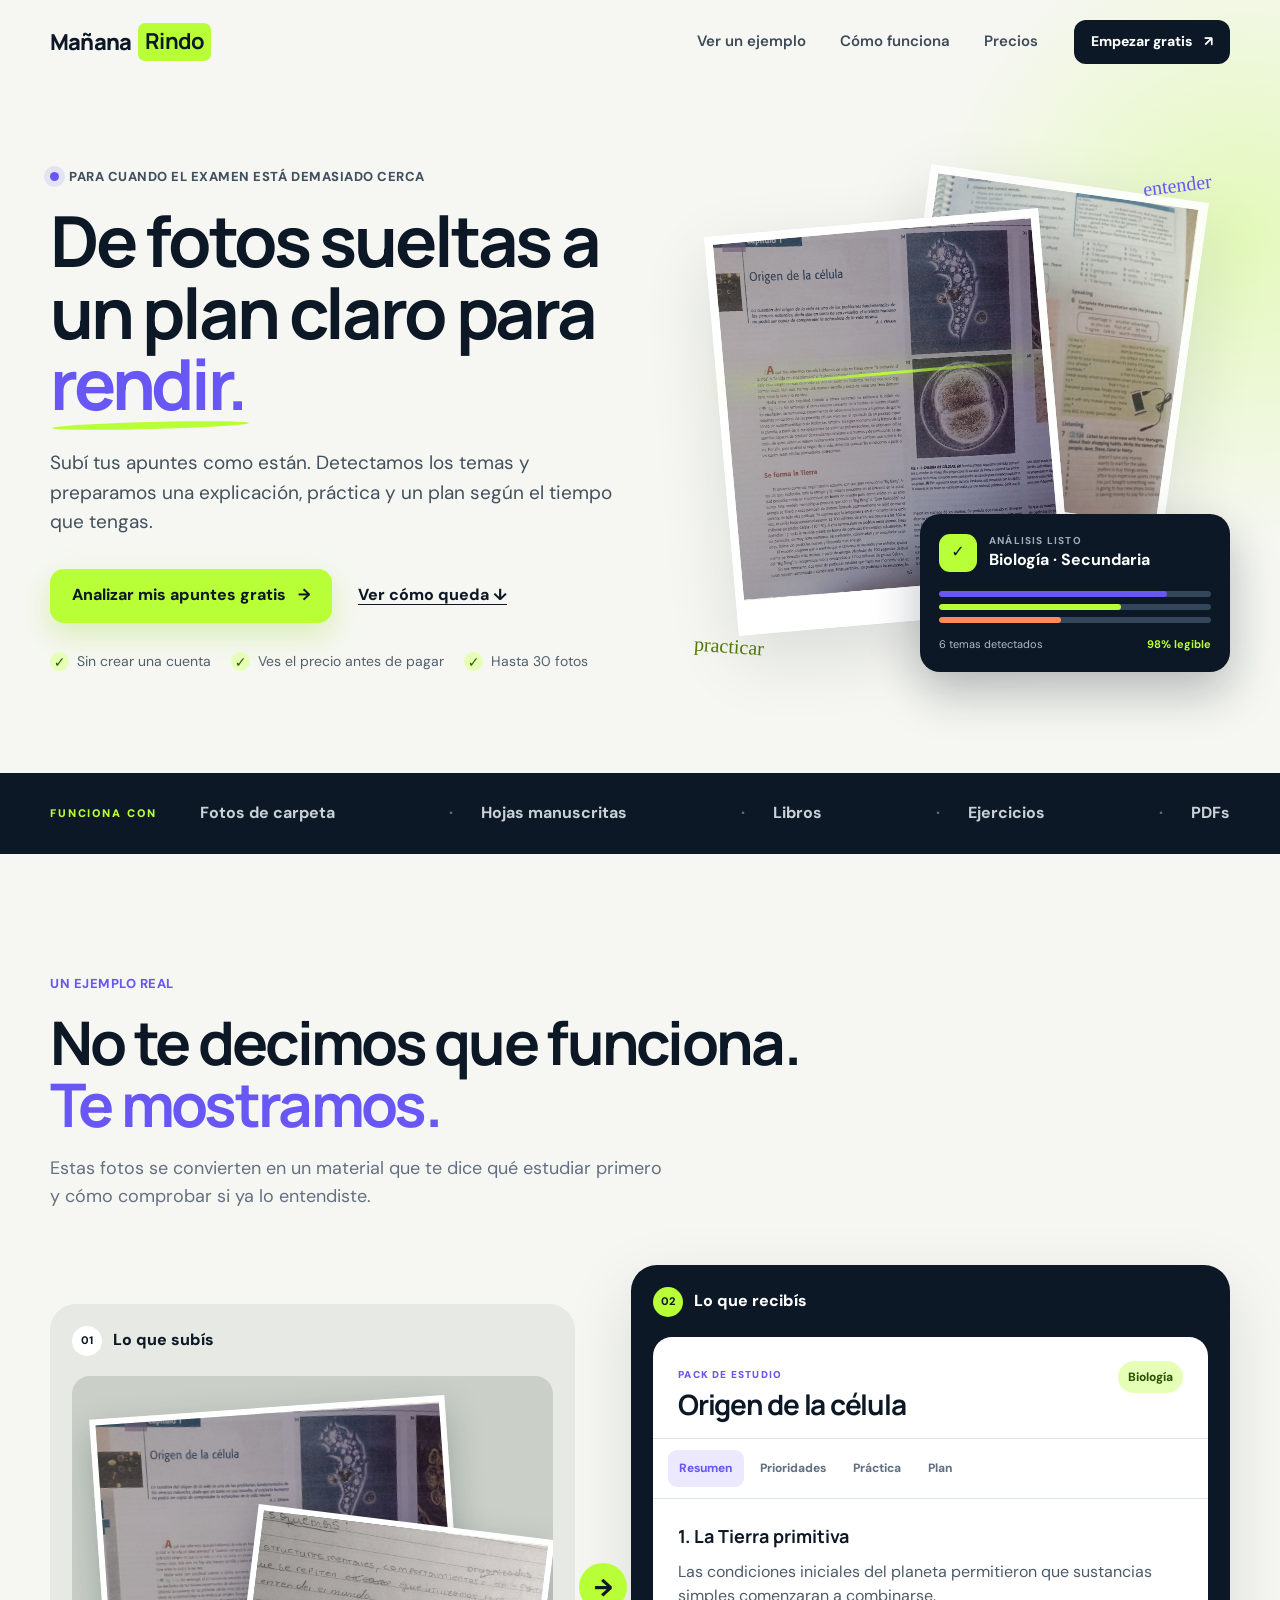
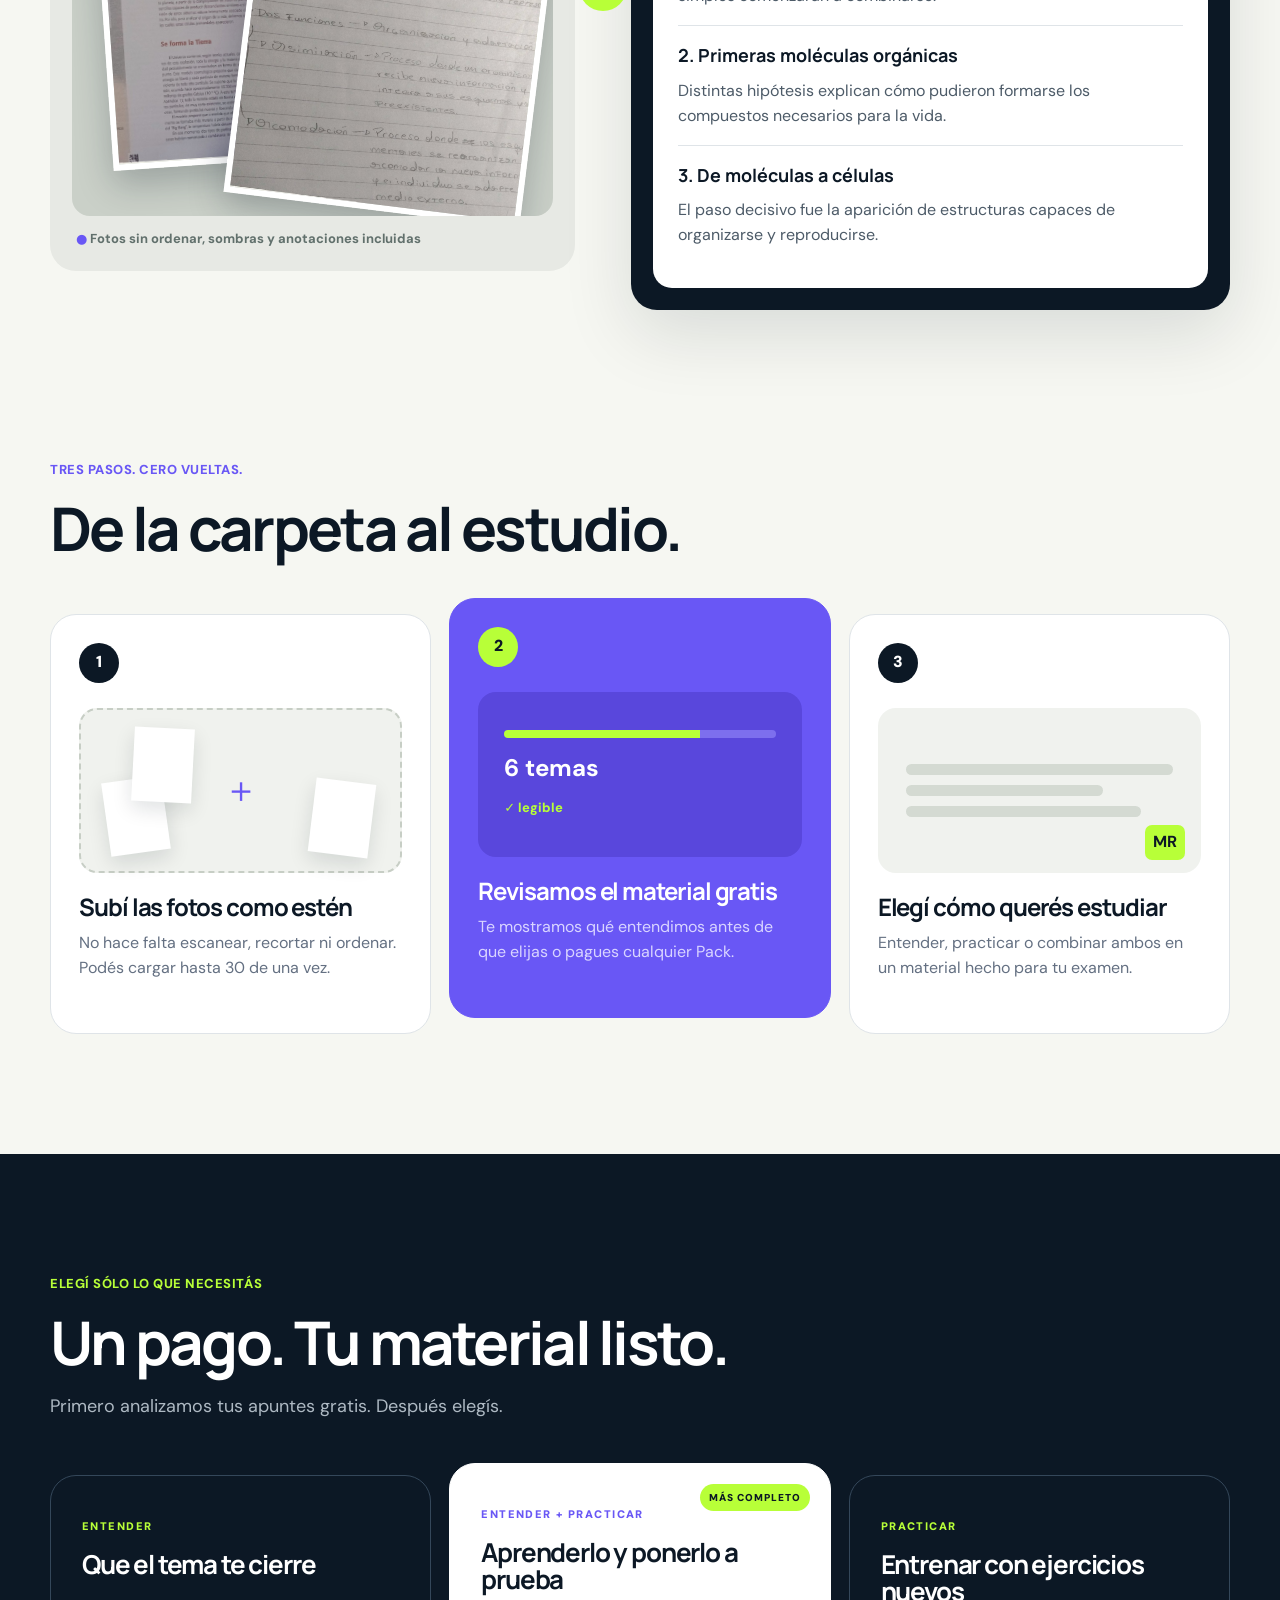
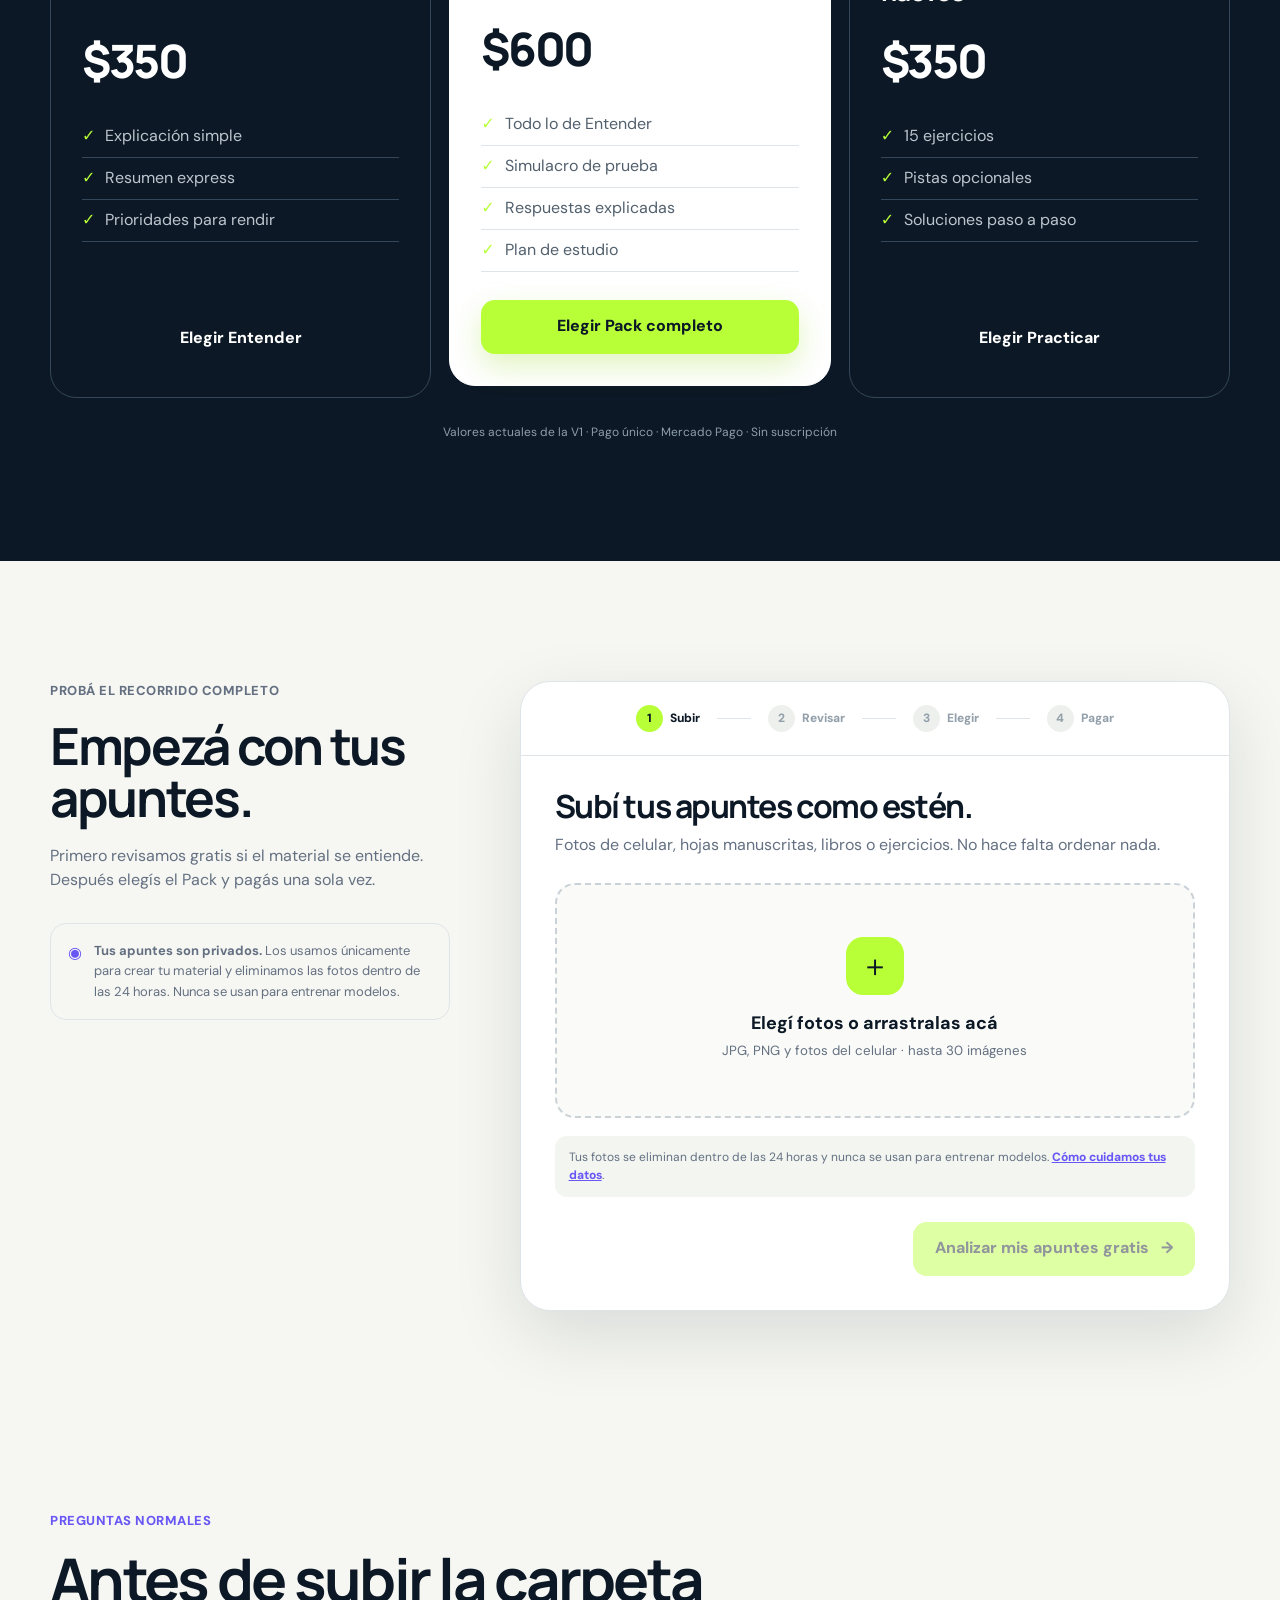
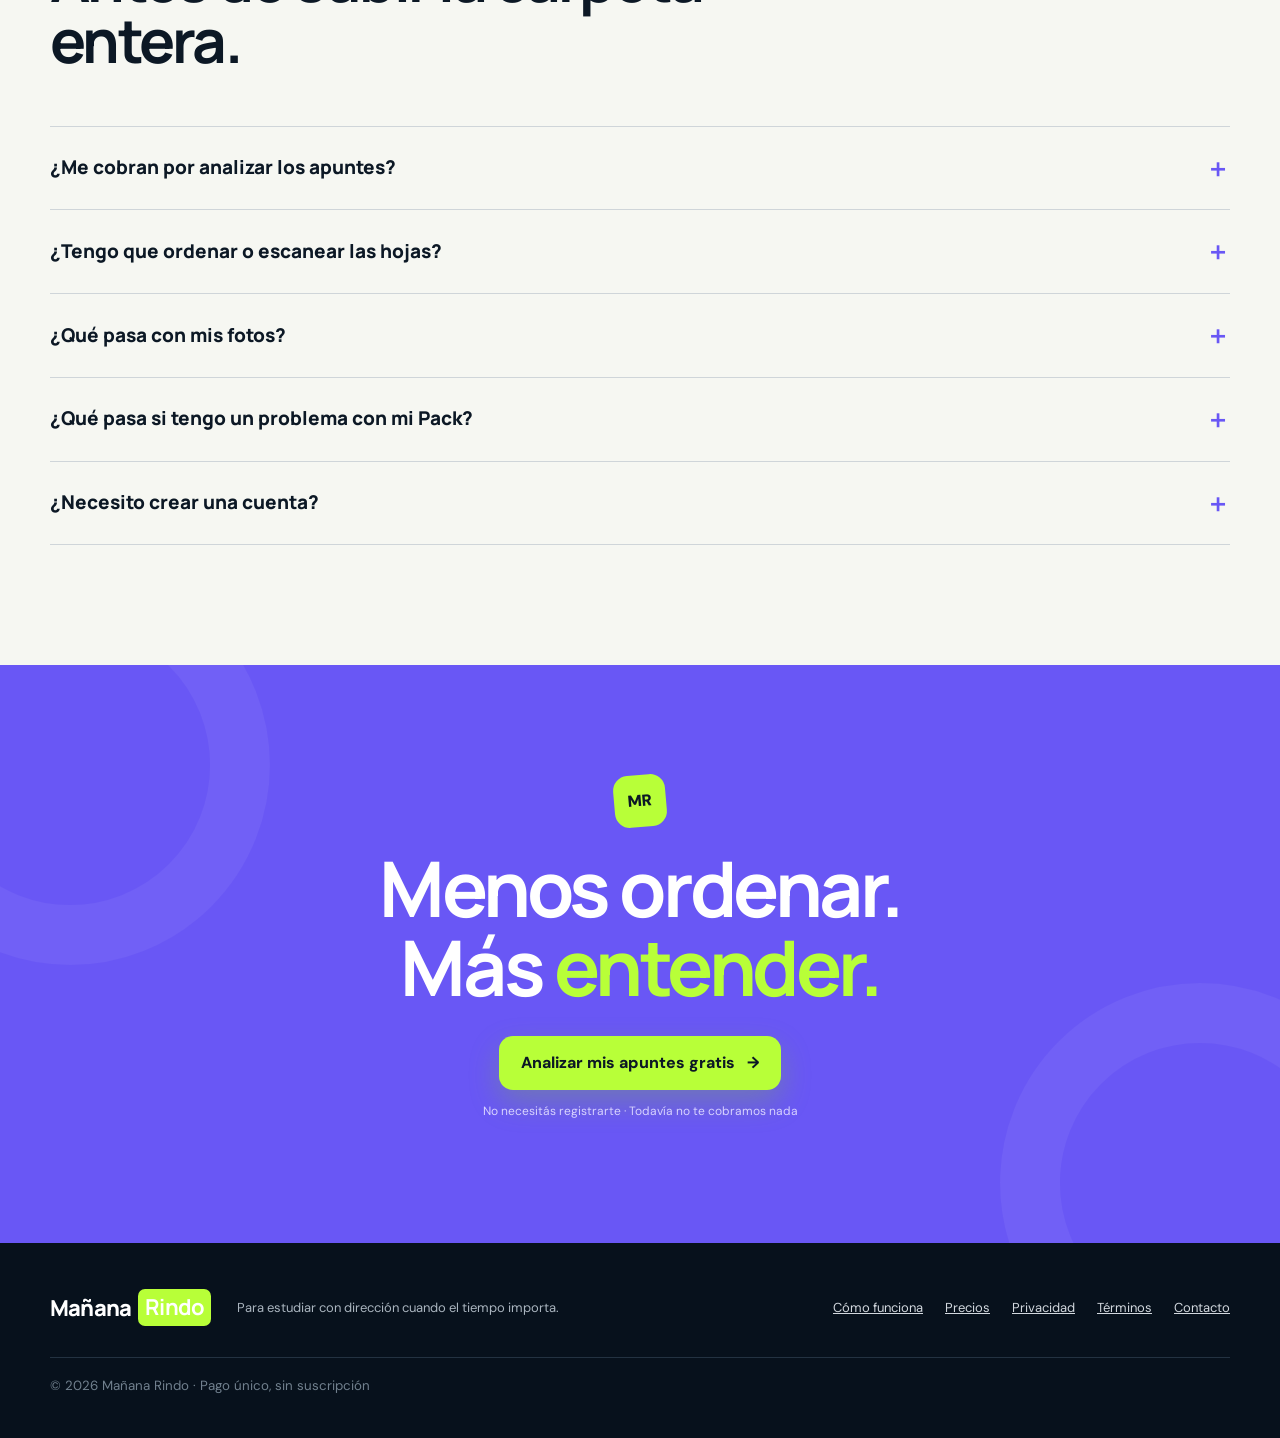
<file: index.html>
<!doctype html>
<html lang="es">
<head>
  <!-- Google tag (gtag.js) -->
  <script async src="https://www.googletagmanager.com/gtag/js?id=G-R9TQHZRCX0"></script>
  <script>
    window.dataLayer = window.dataLayer || [];
    function gtag(){dataLayer.push(arguments);}
    gtag('js', new Date());
    gtag('config', 'G-R9TQHZRCX0');
  </script>
  <meta charset="utf-8">
  <meta name="viewport" content="width=device-width, initial-scale=1">
  <meta name="theme-color" content="#b8ff38">
  <meta name="description" content="Convertí fotos de tus apuntes en un plan claro para estudiar.">
  <title>Mañana Rindo — De tus apuntes a un plan para rendir</title>
  <link rel="preconnect" href="https://fonts.googleapis.com">
  <link rel="preconnect" href="https://fonts.gstatic.com" crossorigin>
  <link href="https://fonts.googleapis.com/css2?family=DM+Sans:wght@400;500;600;700&family=Manrope:wght@600;700;800&display=swap" rel="stylesheet">
  <link rel="stylesheet" href="styles.css">
</head>
<body>
  <a class="skip-link" href="#contenido">Saltar al contenido</a>

  <header class="site-header">
    <a class="brand" href="#inicio" aria-label="Mañana Rindo, inicio">
      <span>Mañana</span><strong>Rindo</strong>
    </a>
    <nav class="desktop-nav" aria-label="Navegación principal">
      <a href="#ejemplo">Ver un ejemplo</a>
      <a href="#como-funciona">Cómo funciona</a>
      <a href="#precios">Precios</a>
    </nav>
    <button class="button button-dark button-small" data-start>Empezar gratis <span aria-hidden="true">↗</span></button>
  </header>

  <main id="contenido">
    <section class="hero" id="inicio">
      <div class="hero-copy">
        <p class="eyebrow"><span class="pulse"></span> Para cuando el examen está demasiado cerca</p>
        <h1>De fotos sueltas a un plan claro para <em>rendir.</em></h1>
        <p class="hero-lead">Subí tus apuntes como están. Detectamos los temas y preparamos una explicación, práctica y un plan según el tiempo que tengas.</p>
        <div class="hero-actions">
          <button class="button button-primary" data-start>Analizar mis apuntes gratis <span aria-hidden="true">→</span></button>
          <a class="text-link" href="#ejemplo">Ver cómo queda <span aria-hidden="true">↓</span></a>
        </div>
        <ul class="trust-list" aria-label="Beneficios">
          <li><span>✓</span> Sin crear una cuenta</li>
          <li><span>✓</span> Ves el precio antes de pagar</li>
          <li><span>✓</span> Hasta 30 fotos</li>
        </ul>
      </div>

      <div class="hero-visual" aria-label="Ejemplo de transformación de apuntes">
        <div class="photo-stack">
          <figure class="note-photo note-photo-back">
            <img src="assets/apunte-ingles.jpg" alt="Foto real de una página de ejercicios de inglés">
          </figure>
          <figure class="note-photo note-photo-front">
            <img src="assets/apunte-biologia.jpg" alt="Foto real de apuntes de Biología">
            <figcaption>12 páginas subidas</figcaption>
          </figure>
        </div>
        <div class="scan-line" aria-hidden="true"></div>
        <article class="detect-card">
          <div class="detect-top">
            <span class="detect-check">✓</span>
            <div><small>ANÁLISIS LISTO</small><strong>Biología · Secundaria</strong></div>
          </div>
          <div class="topic-bars" aria-hidden="true"><i></i><i></i><i></i></div>
          <div class="detected-row"><span>6 temas detectados</span><b>98% legible</b></div>
        </article>
        <span class="scribble scribble-one" aria-hidden="true">entender</span>
        <span class="scribble scribble-two" aria-hidden="true">practicar</span>
      </div>
    </section>

    <section class="works-with" aria-label="Tipos de material compatibles">
      <p>FUNCIONA CON</p>
      <div><span>Fotos de carpeta</span><span>Hojas manuscritas</span><span>Libros</span><span>Ejercicios</span><span>PDFs</span></div>
    </section>

    <section class="example-section" id="ejemplo">
      <div class="section-heading">
        <p class="eyebrow eyebrow-dark">Un ejemplo real</p>
        <h2>No te decimos que funciona.<br><em>Te mostramos.</em></h2>
        <p>Estas fotos se convierten en un material que te dice qué estudiar primero y cómo comprobar si ya lo entendiste.</p>
      </div>

      <div class="before-after">
        <article class="before-card">
          <div class="card-label"><span>01</span> Lo que subís</div>
          <div class="collage">
            <img src="assets/apunte-biologia.jpg" alt="Página fotografiada de Biología">
            <img src="assets/apunte-mano.jpg" alt="Apuntes manuscritos fotografiados">
          </div>
          <div class="file-caption"><span>●</span> Fotos sin ordenar, sombras y anotaciones incluidas</div>
        </article>

        <div class="transform-arrow" aria-hidden="true">→</div>

        <article class="after-card">
          <div class="card-label"><span>02</span> Lo que recibís</div>
          <div class="result-demo">
            <div class="demo-header">
              <div><small>PACK DE ESTUDIO</small><h3>Origen de la célula</h3></div>
              <span class="subject-pill">Biología</span>
            </div>
            <div class="demo-tabs" role="tablist" aria-label="Contenido del ejemplo">
              <button class="active" role="tab" aria-selected="true" data-demo-tab="resumen">Resumen</button>
              <button role="tab" aria-selected="false" data-demo-tab="prioridades">Prioridades</button>
              <button role="tab" aria-selected="false" data-demo-tab="practica">Práctica</button>
              <button role="tab" aria-selected="false" data-demo-tab="plan">Plan</button>
            </div>
            <div class="demo-content" id="demoTabContent" aria-live="polite"></div>
          </div>
        </article>
      </div>
    </section>

    <section class="how-section" id="como-funciona">
      <div class="section-heading compact">
        <p class="eyebrow eyebrow-dark">Tres pasos. Cero vueltas.</p>
        <h2>De la carpeta al estudio.</h2>
      </div>
      <div class="steps-grid">
        <article class="step-card">
          <div class="step-number">1</div>
          <div class="step-visual upload-mini"><span>＋</span><i></i><i></i><i></i></div>
          <h3>Subí las fotos como estén</h3>
          <p>No hace falta escanear, recortar ni ordenar. Podés cargar hasta 30 de una vez.</p>
        </article>
        <article class="step-card featured-step">
          <div class="step-number">2</div>
          <div class="step-visual detect-mini"><span></span><b>6 temas</b><i>✓ legible</i></div>
          <h3>Revisamos el material gratis</h3>
          <p>Te mostramos qué entendimos antes de que elijas o pagues cualquier Pack.</p>
        </article>
        <article class="step-card">
          <div class="step-number">3</div>
          <div class="step-visual pack-mini"><i></i><i></i><i></i><strong>MR</strong></div>
          <h3>Elegí cómo querés estudiar</h3>
          <p>Entender, practicar o combinar ambos en un material hecho para tu examen.</p>
        </article>
      </div>
    </section>

    <section class="pricing-section" id="precios">
      <div class="section-heading compact">
        <p class="eyebrow eyebrow-light">Elegí sólo lo que necesitás</p>
        <h2>Un pago. Tu material listo.</h2>
        <p>Primero analizamos tus apuntes gratis. Después elegís.</p>
      </div>
      <div class="pricing-grid">
        <article class="price-card">
          <p class="price-kicker">ENTENDER</p>
          <h3>Que el tema te cierre</h3>
          <p class="price">$350</p>
          <ul><li>Explicación simple</li><li>Resumen express</li><li>Prioridades para rendir</li></ul>
          <button class="button button-outline" data-start>Elegir Entender</button>
        </article>
        <article class="price-card price-featured">
          <span class="recommended">MÁS COMPLETO</span>
          <p class="price-kicker">ENTENDER + PRACTICAR</p>
          <h3>Aprenderlo y ponerlo a prueba</h3>
          <p class="price">$600</p>
          <ul><li>Todo lo de Entender</li><li>Simulacro de prueba</li><li>Respuestas explicadas</li><li>Plan de estudio</li></ul>
          <button class="button button-primary" data-start>Elegir Pack completo</button>
        </article>
        <article class="price-card">
          <p class="price-kicker">PRACTICAR</p>
          <h3>Entrenar con ejercicios nuevos</h3>
          <p class="price">$350</p>
          <ul><li>15 ejercicios</li><li>Pistas opcionales</li><li>Soluciones paso a paso</li></ul>
          <button class="button button-outline" data-start>Elegir Practicar</button>
        </article>
      </div>
      <p class="price-note">Valores actuales de la V1 · Pago único · Mercado Pago · Sin suscripción</p>
    </section>

    <section class="product-section" id="crear">
      <div class="product-copy">
        <p class="eyebrow eyebrow-dark">Probá el recorrido completo</p>
        <h2>Empezá con tus apuntes.</h2>
        <p>Primero revisamos gratis si el material se entiende. Después elegís el Pack y pagás una sola vez.</p>
        <div class="privacy-note"><span>◉</span><p><strong>Tus apuntes son privados.</strong> Los usamos únicamente para crear tu material y eliminamos las fotos dentro de las 24 horas. Nunca se usan para entrenar modelos.</p></div>
      </div>

      <div class="app-shell" id="appShell" tabindex="-1">
        <div class="app-progress" aria-label="Progreso">
          <button class="active" data-jump="upload"><span>1</span>Subir</button>
          <i></i>
          <button disabled data-jump="analysis"><span>2</span>Revisar</button>
          <i></i>
          <button disabled data-jump="choose"><span>3</span>Elegir</button>
          <i></i>
          <button disabled data-jump="checkout"><span>4</span>Pagar</button>
        </div>
        <div id="appView" aria-live="polite"></div>
      </div>
    </section>

    <section class="faq-section">
      <div class="section-heading compact"><p class="eyebrow eyebrow-dark">Preguntas normales</p><h2>Antes de subir la carpeta entera.</h2></div>
      <div class="faq-list">
        <details><summary>¿Me cobran por analizar los apuntes?<span>＋</span></summary><p>No. Primero confirmamos que las fotos se entienden y te mostramos los temas detectados. Recién después elegís un Pack y ves el precio.</p></details>
        <details><summary>¿Tengo que ordenar o escanear las hojas?<span>＋</span></summary><p>No. Podés sacar fotos con el celular y subirlas en cualquier orden. El sistema las organiza durante el análisis.</p></details>
        <details><summary>¿Qué pasa con mis fotos?<span>＋</span></summary><p>Se usan únicamente para analizar tus apuntes y preparar el Pack que compraste. Se eliminan definitivamente dentro de las 24 horas y nunca se utilizan para entrenar modelos.</p></details>
        <details><summary>¿Qué pasa si tengo un problema con mi Pack?<span>＋</span></summary><p>Escribinos a mananarindo@gmail.com. Revisamos cada caso y buscamos una solución según lo ocurrido.</p></details>
        <details><summary>¿Necesito crear una cuenta?<span>＋</span></summary><p>No. Podés volver a abrir un Pack guardado desde el mismo dispositivo o mediante su enlace privado.</p></details>
      </div>
    </section>

    <section class="closing-cta">
      <span class="closing-mark">MR</span>
      <h2>Menos ordenar.<br>Más <em>entender.</em></h2>
      <button class="button button-primary" data-start>Analizar mis apuntes gratis <span aria-hidden="true">→</span></button>
      <p>No necesitás registrarte · Todavía no te cobramos nada</p>
    </section>
  </main>

  <footer class="site-footer">
    <a class="brand brand-footer" href="#inicio"><span>Mañana</span><strong>Rindo</strong></a>
    <p>Para estudiar con dirección cuando el tiempo importa.</p>
    <div><a href="#como-funciona">Cómo funciona</a><a href="#precios">Precios</a><a href="privacidad.html">Privacidad</a><a href="terminos.html">Términos</a><a href="mailto:mananarindo@gmail.com">Contacto</a></div>
    <small>© 2026 Mañana Rindo · Pago único, sin suscripción</small>
  </footer>

  <script src="app.js"></script>
</body>
</html>
</file>
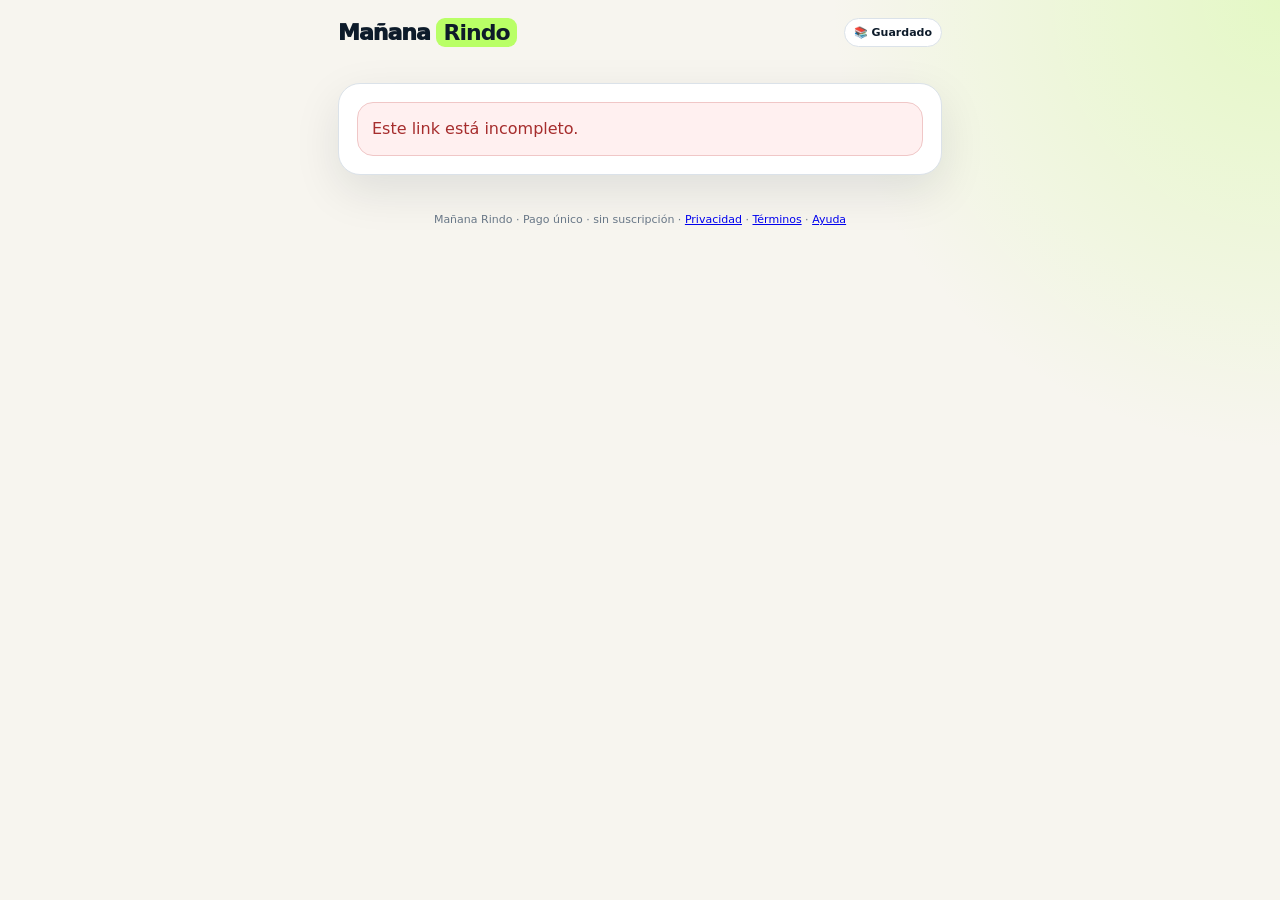
<file: pack.html>
<!doctype html>
<html lang="es">
<head>
<!-- Google tag (gtag.js) -->
<script async src="https://www.googletagmanager.com/gtag/js?id=G-R9TQHZRCX0"></script>
<script>
  window.dataLayer = window.dataLayer || [];
  function gtag(){dataLayer.push(arguments);}
  gtag('js', new Date());
  gtag('config', 'G-R9TQHZRCX0');
</script>
<meta charset="utf-8"><meta name="viewport" content="width=device-width,initial-scale=1,viewport-fit=cover">
<meta name="theme-color" content="#0D1B2A"><title>Mi material — Mañana Rindo</title><meta name="robots" content="noindex,nofollow">
<style>
:root{--ink:#0D1B2A;--ink2:#294057;--paper:#F7F5EF;--lime:#B9FF66;--violet:#6B5CFF;--muted:#687787;--line:#DBE2E9;--shadow:0 16px 46px rgba(13,27,42,.10)}
*{box-sizing:border-box}body{margin:0;background:radial-gradient(circle at 100% 0%,rgba(185,255,102,.30),transparent 28rem),var(--paper);color:var(--ink);font-family:Inter,system-ui,-apple-system,"Segoe UI",sans-serif}
.shell{width:min(100%,640px);margin:auto;min-height:100vh;padding-bottom:38px}.top{display:flex;justify-content:space-between;align-items:center;padding:18px}
.logo{font-size:22px;font-weight:950;letter-spacing:-.045em}.logo b{background:var(--lime);padding:2px 7px;border-radius:9px}
.chip{font-size:11px;font-weight:900;background:#fff;border:1px solid var(--line);padding:7px 9px;border-radius:999px}
.card{margin:18px;background:#fff;border:1px solid var(--line);border-radius:22px;padding:18px;box-shadow:var(--shadow)}.loading{text-align:center;padding:40px 20px}
.spinner{width:34px;height:34px;border:4px solid #E6E9ED;border-top-color:var(--violet);border-radius:50%;animation:s 1s linear infinite;margin:0 auto 14px}@keyframes s{to{transform:rotate(360deg)}}
.error{display:none;background:#FFF0F0;color:#A62D2D;border:1px solid #F0C7C7;border-radius:16px;padding:14px;line-height:1.5}.error.show{display:block}
.pack{display:none}.pack.show{display:block}
.saved{background:#EBF8F1;border:1px solid #BDE5CE;border-radius:17px;padding:14px 15px;margin-bottom:15px;color:#24563D}.saved b{display:block;font-size:15px;margin-bottom:4px}.saved span{font-size:12px;line-height:1.45}
.shareRow{display:grid;grid-template-columns:1fr 1fr;gap:8px;margin-top:10px}.shareBtn{border:1px solid #BFD8CA;background:#fff;color:#24563D;border-radius:12px;padding:10px;font-weight:850;cursor:pointer}
.hero{background:linear-gradient(135deg,#0D1B2A,#183451);color:#fff;border-radius:20px;padding:20px;margin-bottom:18px}.tag{display:inline-block;background:var(--lime);color:var(--ink);font-size:11px;font-weight:950;padding:6px 9px;border-radius:999px;margin-bottom:9px}
.hero h1{font-size:29px;line-height:1.05;margin:0 0 7px}.hero p{margin:0;color:#D7E0E8;font-size:13px;line-height:1.5}.meta{display:flex;gap:7px;flex-wrap:wrap;margin-top:12px}.meta span{font-size:11px;font-weight:850;background:#ffffff14;border:1px solid #ffffff22;padding:6px 8px;border-radius:999px}
.sec{margin-top:25px}.title{display:flex;gap:10px;align-items:flex-start;margin-bottom:11px}.num{display:grid;place-items:center;flex:0 0 31px;height:31px;border-radius:10px;background:var(--lime);font-size:14px;font-weight:950}.title h2{margin:1px 0 2px;font-size:20px}.title p{margin:0;color:var(--muted);font-size:12px;line-height:1.4}
.summary{padding:14px 0;border-bottom:1px solid #E8EDF1}.summary:last-child{border-bottom:0}.summary h3{margin:0 0 6px;font-size:16px}.summary p{margin:0;color:#334B61;font-size:13px;line-height:1.6}
.keys{margin:9px 0 0;padding-left:18px;color:#334B61}.keys li{font-size:13px;line-height:1.5;margin:4px 0}.example{margin-top:9px;background:#F4F2FF;border:1px solid #DED9FF;border-radius:12px;padding:10px 11px;color:#453B9C;font-size:12px;line-height:1.5}
.remember{background:#F7F9FA;border:1px solid var(--line);border-radius:14px;padding:13px;margin:7px 0;font-size:13px;line-height:1.45}
.exercise{border:1px solid var(--line);border-radius:15px;padding:14px;margin:9px 0;background:#fff}.ehead{display:flex;align-items:center;justify-content:space-between;gap:8px;margin-bottom:8px}.enum{font-size:11px;font-weight:950;color:var(--violet)}.difficulty{font-size:10px;font-weight:900;padding:5px 8px;border-radius:999px}.facil{background:#E7F5EC;color:#176B45}.similar{background:#FFF0C7;color:#805800}.desafio{background:#FFE4E4;color:#9C2424}.exercise p{margin:0;font-size:14px;line-height:1.5}.opts{display:grid;gap:6px;margin-top:10px}.opt{font-size:12px;border:1px solid #E1E6EB;padding:9px 10px;border-radius:10px;background:#FAFBFC}
.hint{margin-top:10px}details{border:1px solid var(--line);border-radius:13px;margin:8px 0;background:#FBFCFC}summary{cursor:pointer;padding:12px;font-size:13px;font-weight:900}.answer{padding:0 12px 12px;color:#334B61;font-size:12px;line-height:1.6}
.plan{display:grid;grid-template-columns:76px 1fr;gap:11px;padding:12px 0;border-bottom:1px solid #E8EDF1}.ptime{font-size:12px;font-weight:950;color:var(--violet)}.plan b{display:block;font-size:13px;margin-bottom:3px}.plan p{margin:0;color:var(--muted);font-size:12px;line-height:1.45}
.ready{display:flex;gap:10px;border:1px solid var(--line);border-radius:13px;padding:11px;margin:7px 0}.ready input{width:18px;height:18px;accent-color:#6B5CFF}.ready span{font-size:13px;line-height:1.4}
.warn{background:#FFF6DD;border:1px solid #F0DEA9;color:#795000;border-radius:14px;padding:12px 13px;margin-top:14px;font-size:12px;line-height:1.5}
.actions{display:grid;grid-template-columns:1fr 1fr;gap:8px;margin-top:23px}.action{border:1px solid #C8D1DA;background:#fff;color:var(--ink);border-radius:13px;padding:12px;font-weight:850;cursor:pointer}.action.primary{border:0;background:var(--ink);color:#fff}
footer{text-align:center;color:var(--muted);font-size:11px;padding:20px}
@media print{body{background:#fff}.top,.saved,.actions,footer{display:none!important}.shell{width:100%;max-width:none}.card{box-shadow:none;border:0;margin:0}.exercise,.summary,.plan,details{break-inside:avoid}}
</style></head>
<body><main class="shell">
<header class="top"><div class="logo">Mañana <b>Rindo</b></div><div class="chip">📚 Guardado</div></header>
<section class="card">
<div id="loading" class="loading"><div class="spinner"></div><b>Buscando tu material…</b><div style="font-size:12px;color:var(--muted);margin-top:5px">Abrimos exactamente lo que ya habías comprado.</div></div>
<div id="error" class="error"></div>
<div id="pack" class="pack">
 <div class="saved"><b>✅ Tu material está guardado</b><span>Podés cerrar esta página y volver usando este mismo link.</span><div class="shareRow"><button id="copy" class="shareBtn">🔗 Copiar link</button><button id="share" class="shareBtn">📱 Compartir</button></div></div>
 <div class="hero"><span id="tag" class="tag">PACK LISTO</span><h1 id="heroTitle">Tu material de estudio</h1><p id="intro"></p><div class="meta"><span id="materia"></span><span id="nivel"></span><span id="tiempo"></span></div></div>
 <div id="content"></div>
 <div id="warns"></div>
 <div class="actions"><button id="print" class="action primary">🖨️ Guardar / imprimir</button><button id="home" class="action">＋ Nuevo estudio</button></div>
</div></section>
<footer>Mañana Rindo · Pago único · sin suscripción · <a href="privacidad.html">Privacidad</a> · <a href="terminos.html">Términos</a> · <a href="mailto:mananarindo@gmail.com">Ayuda</a></footer>
</main>
<script>

function trackMR(name,params={}){
  try{
    if(typeof gtag==="function"){
      gtag("event",name,{...params,transport_type:"beacon"});
    }
  }catch{}
}

// Analytics is optional: blocked storage must not hide a purchased pack.
const analyticsSeen=new Set();
function claimAnalyticsEvent(key){
  if(analyticsSeen.has(key))return false;
  analyticsSeen.add(key);
  try{
    if(sessionStorage.getItem(key))return false;
    sessionStorage.setItem(key,"1");
  }catch{}
  return true;
}

const GET_URL="https://dailyastroinfo.app.n8n.cloud/webhook/manana-rindo-obtener-pack-v5",HOME_URL="https://www.mananarindo.com/",STORE_KEY="mr_packs_v7";
const $=x=>document.getElementById(x);
const esc=s=>String(s??"").replace(/[&<>"']/g,m=>({"&":"&amp;","<":"&lt;",">":"&gt;","\"":"&quot;","'":"&#039;"}[m]));
const nl=s=>esc(s).replace(/\n/g,"<br>");
function saveCurrent(p){
 try{
  const q=new URLSearchParams(location.search),pid=q.get("p");if(!pid)return;
  let arr=JSON.parse(localStorage.getItem(STORE_KEY)||"[]");
  arr=arr.filter(x=>x.pack_id!==pid);
  arr.unshift({pack_id:pid,url:location.href,materia:p.materia||"",nivel:p.nivel||"",tipo_pack:p.tipo_pack||"",saved_at:new Date().toISOString()});
  localStorage.setItem(STORE_KEY,JSON.stringify(arr.slice(0,25)));
 }catch{}
}
function section(num,title,subtitle,inner){
 return `<div class="sec"><div class="title"><div class="num">${num}</div><div><h2>${esc(title)}</h2><p>${esc(subtitle)}</p></div></div>${inner}</div>`;
}
function explanationHTML(p){
 const blocks=(p.explicacion?.bloques||[]).map(s=>{
  const keys=(s.puntos_clave||[]).map(x=>`<li>${esc(x)}</li>`).join("");
  return `<div class="summary"><h3>${esc(s.titulo)}</h3><p>${nl(s.explicacion)}</p>${keys?`<ul class="keys">${keys}</ul>`:""}${s.ejemplo?`<div class="example"><b>Ejemplo:</b> ${nl(s.ejemplo)}</div>`:""}</div>`;
 }).join("");
 const rem=(p.explicacion?.recordar||[]).map(x=>`<div class="remember">🎯 ${esc(x)}</div>`).join("");
 return {blocks,rem};
}
function practiceHTML(p){
 const ex=(p.practica?.ejercicios||[]).map(q=>{
  const opts=(q.opciones||[]).map(o=>`<div class="opt">${esc(o)}</div>`).join("");
  return `<div class="exercise"><div class="ehead"><span class="enum">EJERCICIO ${esc(q.numero)}</span><span class="difficulty ${esc(q.dificultad)}">${esc(q.dificultad.toUpperCase())}</span></div><p>${nl(q.consigna)}</p>${opts?`<div class="opts">${opts}</div>`:""}${q.pista?`<details class="hint"><summary>💡 Ver pista</summary><div class="answer">${nl(q.pista)}</div></details>`:""}</div>`;
 }).join("");
 const ans=(p.practica?.respuestas||[]).map(a=>`<details><summary>Ejercicio ${esc(a.numero)} · Ver solución</summary><div class="answer"><b>Respuesta:</b> ${nl(a.respuesta)}<br><br>${nl(a.explicacion)}</div></details>`).join("");
 return {ex,ans};
}
function planHTML(p){return (p.plan_estudio?.bloques||[]).map(b=>`<div class="plan"><div class="ptime">${esc(b.duracion)}</div><div><b>${esc(b.titulo)}</b><p>${esc(b.accion)}</p></div></div>`).join("")}
function checkHTML(p){return (p.checklist||[]).map(x=>`<label class="ready"><input type="checkbox"><span>${esc(x)}</span></label>`).join("")}
function render(p){
 saveCurrent(p);
 const q=new URLSearchParams(location.search),pid=q.get("p")||"";
 const gaKey="mr_ga_pack_opened_"+pid;
 if(pid&&claimAnalyticsEvent(gaKey)){
  trackMR("pack_opened",{
   pack_type:String(p.tipo_pack||""),
   materia:String(p.materia||""),
   nivel:String(p.nivel||"")
  });
 }
 $("loading").style.display="none";$("pack").classList.add("show");
 $("intro").textContent=p.intro||"";$("materia").textContent="📘 "+(p.materia||"");$("nivel").textContent="🎓 "+(p.nivel||"");$("tiempo").textContent="⏱️ "+(p.tiempo_total||"");
 const tipo=p.tipo_pack||"completo",e=explanationHTML(p),pr=practiceHTML(p);let n=1,html="";
 if(tipo==="entender"){$("tag").textContent="🧠 ENTENDER";$("heroTitle").textContent="Tu explicación está lista";
  html+=section(n++,"Entendé el tema","Tus apuntes explicados de forma simple y en profundidad.",e.blocks);
  html+=section(n++,"Lo que tenés que recordar","Las ideas que conviene poder explicar sin mirar.",e.rem);
  html+=section(n++,"Tu plan de estudio","Cómo aprovechar el tiempo que tenés.",planHTML(p));
  html+=section(n++,"¿Lo entendí?","Marcá lo que ya podés explicar con tus palabras.",checkHTML(p));
 } else if(tipo==="practicar"){$("tag").textContent="✏️ PRACTICAR";$("heroTitle").textContent="Tu práctica está lista";
  if(e.rem)html+=section(n++,"Antes de empezar","Recordatorios mínimos para resolver los ejercicios.",e.rem);
  html+=section(n++,"Ejercicios para practicar",p.practica?.instrucciones||"Nuevos ejercicios basados en tus apuntes.",pr.ex);
  html+=section(n++,"Soluciones explicadas","Abrilas después de intentar cada ejercicio.",pr.ans);
  html+=section(n++,"Cómo usar tu tiempo","Practicá, corregí y repetí lo que salió mal.",planHTML(p));
  html+=section(n++,"¿Estoy listo?","Marcá lo que ya podés resolver sin ayuda.",checkHTML(p));
 } else {$("tag").textContent="⭐ COMPLETO";$("heroTitle").textContent="Tu repaso completo está listo";
  html+=section(n++,"Entendé el tema","Primero, tus apuntes explicados de forma simple.",e.blocks);
  html+=section(n++,"Lo que tenés que recordar","Las ideas centrales antes de practicar.",e.rem);
  html+=section(n++,"Ejercicios para practicar",p.practica?.instrucciones||"Ahora ponelo en práctica.",pr.ex);
  html+=section(n++,"Soluciones explicadas","Corregite y entendé dónde estuvo el error.",pr.ans);
  html+=section(n++,"Tu plan de estudio","Cómo combinar comprensión y práctica.",planHTML(p));
  html+=section(n++,"¿Estoy listo?","Marcá lo que ya podés hacer sin ayuda.",checkHTML(p));
 }
 $("content").innerHTML=html;$("warns").innerHTML="";
 (p.advertencias||[]).forEach(w=>{const d=document.createElement("div");d.className="warn";d.textContent=w;$("warns").appendChild(d)})
}
async function load(){
 const q=new URLSearchParams(location.search),p=q.get("p"),k=q.get("k");
 if(!p||!k){$("loading").style.display="none";$("error").classList.add("show");$("error").textContent="Este link está incompleto.";return}
 try{const u=new URL(GET_URL);u.searchParams.set("p",p);u.searchParams.set("k",k);const r=await fetch(u.href,{cache:"no-store"}),d=await r.json();if(!d.ok)throw Error(d.error||"No encontramos tu material.");render(d.pack)}catch(e){$("loading").style.display="none";$("error").classList.add("show");$("error").textContent=e.message}
}
$("copy").onclick=async()=>{try{await navigator.clipboard.writeText(location.href);$("copy").textContent="✅ Link copiado"}catch{prompt("Copiá este link:",location.href)}};
$("share").onclick=async()=>{if(navigator.share){try{await navigator.share({title:"Mi material de Mañana Rindo",url:location.href})}catch{}}else{$("copy").click()}};
$("print").onclick=()=>print();const homeBtn=$("home");if(homeBtn)homeBtn.onclick=()=>location.href=HOME_URL;
load();
</script></body></html>
</file>
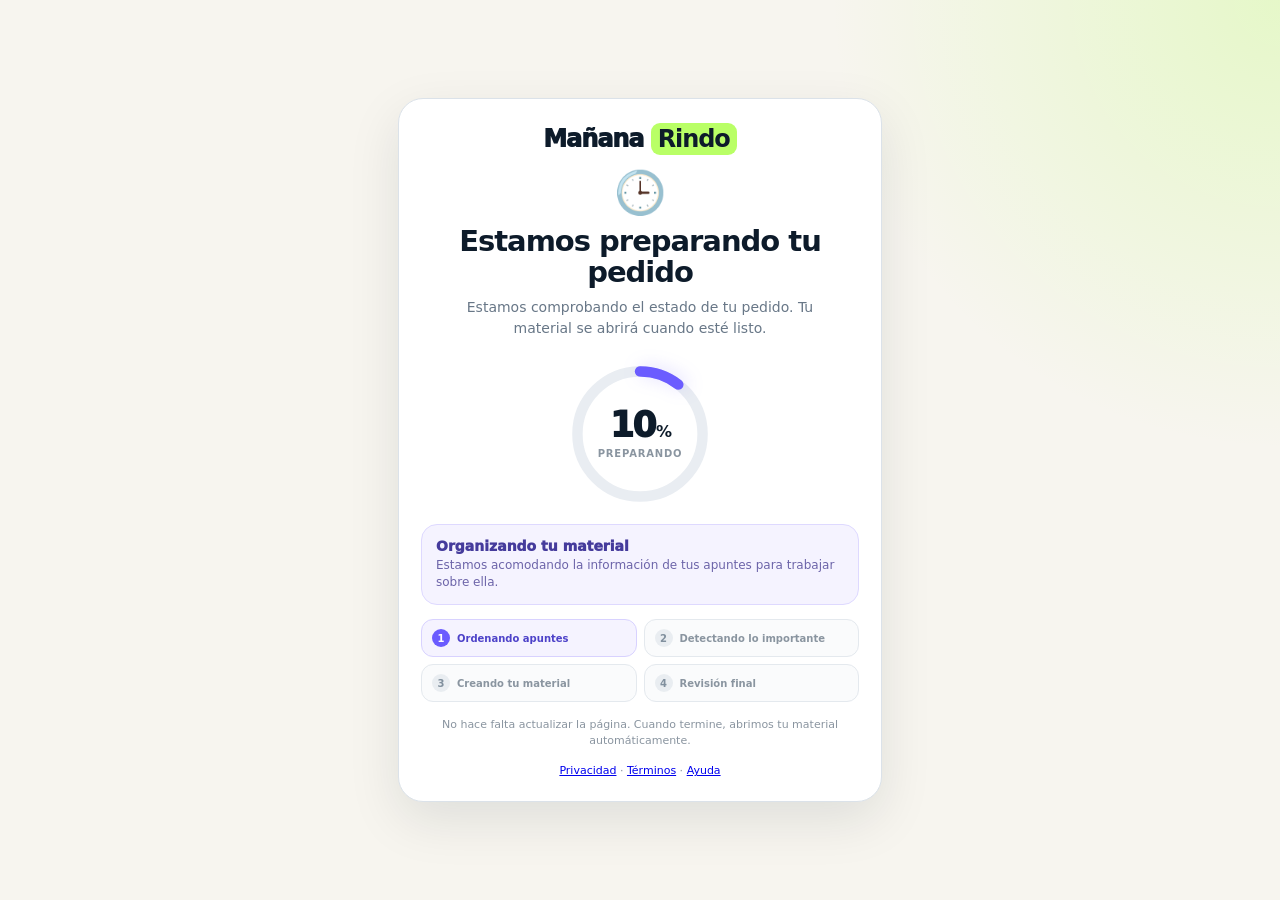
<file: pago.html>
<!doctype html>
<html lang="es">
<head>
<!-- Google tag (gtag.js) -->
<script async src="https://www.googletagmanager.com/gtag/js?id=G-R9TQHZRCX0"></script>
<script>
  window.dataLayer = window.dataLayer || [];
  function gtag(){dataLayer.push(arguments);}
  gtag('js', new Date());
  gtag('config', 'G-R9TQHZRCX0');
</script>
<meta charset="utf-8">
<meta name="viewport" content="width=device-width,initial-scale=1,viewport-fit=cover">
<meta name="theme-color" content="#0D1B2A">
<title>Mañana Rindo — Preparando tu material</title>
<style>
:root{
  --ink:#0D1B2A;
  --lime:#B9FF66;
  --paper:#F7F5EF;
  --muted:#687787;
  --violet:#6B5CFF;
  --line:#DBE2E9;
  --soft:#F5F3FF;
}
*{box-sizing:border-box}
body{
  margin:0;
  min-height:100vh;
  background:
    radial-gradient(circle at 100% 0%,rgba(185,255,102,.28),transparent 28rem),
    var(--paper);
  font-family:Inter,system-ui,-apple-system,"Segoe UI",sans-serif;
  color:var(--ink);
}
.wrap{
  max-width:520px;
  margin:auto;
  min-height:100vh;
  padding:22px 18px;
  display:grid;
  place-items:center;
}
.card{
  width:100%;
  background:#fff;
  border:1px solid var(--line);
  border-radius:25px;
  padding:26px 22px 22px;
  box-shadow:0 18px 52px rgba(13,27,42,.10);
  text-align:center;
}
.logo{
  font-size:24px;
  font-weight:950;
  letter-spacing:-.045em;
  margin-bottom:19px;
}
.logo b{
  background:var(--lime);
  padding:2px 7px;
  border-radius:9px;
}
.ico{font-size:42px;line-height:1}
h1{
  font-size:29px;
  line-height:1.08;
  letter-spacing:-.035em;
  margin:12px 0 8px;
}
.lead{
  margin:0 auto;
  max-width:390px;
  font-size:14px;
  color:var(--muted);
  line-height:1.5;
}

/* Circular progress */
.progressWrap{
  position:relative;
  width:146px;
  height:146px;
  margin:22px auto 17px;
}
.progressSvg{
  width:146px;
  height:146px;
  transform:rotate(-90deg);
  overflow:visible;
}
.progressTrack{
  fill:none;
  stroke:#E9EDF2;
  stroke-width:10;
}
.progressValue{
  fill:none;
  stroke:var(--violet);
  stroke-width:10;
  stroke-linecap:round;
  stroke-dasharray:377;
  stroke-dashoffset:377;
  filter:drop-shadow(0 4px 8px rgba(107,92,255,.20));
  transition:stroke-dashoffset .35s ease;
}
.progressCenter{
  position:absolute;
  inset:0;
  display:grid;
  place-items:center;
  align-content:center;
}
.progressNumber{
  font-size:35px;
  line-height:1;
  font-weight:950;
  letter-spacing:-.05em;
}
.progressNumber small{
  font-size:16px;
  font-weight:900;
  margin-left:1px;
}
.progressCaption{
  margin-top:5px;
  font-size:10px;
  text-transform:uppercase;
  letter-spacing:.08em;
  font-weight:900;
  color:#8A95A0;
}
.stageBox{
  min-height:67px;
  border-radius:16px;
  padding:13px 14px;
  background:var(--soft);
  border:1px solid #DED9FF;
  text-align:left;
}
.stageTitle{
  font-size:14px;
  font-weight:950;
  color:#453B9C;
  margin-bottom:3px;
  transition:opacity .18s ease;
}
.stageDetail{
  font-size:12px;
  color:#6C64A9;
  line-height:1.45;
  transition:opacity .18s ease;
}
.steps{
  display:grid;
  grid-template-columns:1fr 1fr;
  gap:7px;
  margin-top:14px;
}
.step{
  display:flex;
  align-items:center;
  gap:7px;
  border:1px solid #E4E9EE;
  background:#FAFBFC;
  color:#8A95A0;
  border-radius:12px;
  padding:9px 10px;
  font-size:10px;
  font-weight:850;
  text-align:left;
  transition:.25s ease;
}
.stepDot{
  flex:0 0 18px;
  width:18px;height:18px;
  border-radius:999px;
  display:grid;place-items:center;
  background:#E9EDF1;
  color:#81909E;
  font-size:10px;
}
.step.active{
  border-color:#D8D2FF;
  background:#F5F3FF;
  color:#4D42C9;
}
.step.active .stepDot{
  background:var(--violet);
  color:#fff;
}
.step.done{
  border-color:#CFE8D8;
  background:#F1FAF5;
  color:#2F6B49;
}
.step.done .stepDot{
  background:#D7F4E2;
  color:#217044;
}
.small{
  font-size:11px;
  color:#8A95A0;
  line-height:1.45;
  margin-top:15px;
}
.btn{
  display:none;
  width:100%;
  border:0;
  background:var(--lime);
  color:var(--ink);
  padding:15px;
  border-radius:14px;
  font-weight:950;
  font-size:16px;
  text-decoration:none;
  margin-top:17px;
}
.readyPulse{
  animation:readyPulse .55s ease both;
}
@keyframes readyPulse{
  0%{transform:scale(.96);opacity:.7}
  100%{transform:scale(1);opacity:1}
}
@media(max-width:370px){
  .card{padding:23px 17px 20px}
  h1{font-size:26px}
  .progressWrap,.progressSvg{width:132px;height:132px}
  .steps{grid-template-columns:1fr}
}
</style>
</head>
<body>
<main class="wrap">
<section class="card" id="card">
  <div class="logo">Mañana <b>Rindo</b></div>
  <div id="ico" class="ico">✅</div>
  <h1 id="title">¡Pago realizado!</h1>
  <p id="msg" class="lead">Pago confirmado. Ya estamos preparando tu material personalizado.</p>

  <div id="progressArea">
    <div class="progressWrap">
      <svg class="progressSvg" viewBox="0 0 140 140" aria-hidden="true">
        <circle class="progressTrack" cx="70" cy="70" r="60"></circle>
        <circle id="ring" class="progressValue" cx="70" cy="70" r="60"></circle>
      </svg>
      <div class="progressCenter">
        <div id="percent" class="progressNumber">8<small>%</small></div>
        <div class="progressCaption">Preparando</div>
      </div>
    </div>

    <div class="stageBox">
      <div id="stageTitle" class="stageTitle">Organizando tu material</div>
      <div id="stageDetail" class="stageDetail">Estamos acomodando la información de tus apuntes para trabajar sobre ella.</div>
    </div>

    <div class="steps" id="steps">
      <div class="step active" data-step="0"><span class="stepDot">1</span><span>Ordenando apuntes</span></div>
      <div class="step" data-step="1"><span class="stepDot">2</span><span>Detectando lo importante</span></div>
      <div class="step" data-step="2"><span class="stepDot">3</span><span>Creando tu material</span></div>
      <div class="step" data-step="3"><span class="stepDot">4</span><span>Revisión final</span></div>
    </div>
  </div>

  <a id="retry" class="btn" href="#">Intentar pagar nuevamente</a>
  <div id="small" class="small">No hace falta actualizar la página. Cuando termine, abrimos tu material automáticamente.</div>
  <div class="small" style="margin-top:14px"><a href="privacidad.html">Privacidad</a> · <a href="terminos.html">Términos</a> · <a href="mailto:mananarindo@gmail.com">Ayuda</a></div>
</section>
</main>

<script>

function trackMR(name,params={}){
  try{
    if(typeof gtag==="function"){
      gtag("event",name,{...params,transport_type:"beacon"});
    }
  }catch{}
}

// Analytics must never prevent polling or navigation when storage is blocked.
const analyticsSeen=new Set();
function claimAnalyticsEvent(key){
  if(analyticsSeen.has(key))return false;
  analyticsSeen.add(key);
  try{
    if(sessionStorage.getItem(key))return false;
    sessionStorage.setItem(key,"1");
  }catch{}
  return true;
}

const STATUS_URL="https://dailyastroinfo.app.n8n.cloud/webhook/manana-rindo-estado-orden-v7";
const q=new URLSearchParams(location.search);
const orderId=q.get("order_id");
const result=q.get("result")||q.get("status")||"";

// Only the status backend can supply a purchase verified against Mercado Pago.
// This is best-effort browser measurement, not the payment or delivery gate.
function trackVerifiedPurchase(d){
  try{
    const p=d.purchase;
    if(d.ok!==true||d.status!=="ready"||d.order_id!==orderId
      ||!p||p.schema_version!==1||p.verified!==true
      ||p.transaction_id!=="mr_"+orderId||p.currency!=="ARS"
      ||typeof p.value!=="number"||!Number.isFinite(p.value)||p.value<=0
      ||!Array.isArray(p.items)||p.items.length!==1)return;
    const item=p.items[0];
    if(!item||!["entender","practicar","completo"].includes(item.item_id)
      ||typeof item.item_name!=="string"||!item.item_name
      ||item.quantity!==1||item.price!==p.value)return;
    const key="mr_ga_purchase_v1_"+p.transaction_id;
    if(analyticsSeen.has(key))return;
    try{if(localStorage.getItem(key))return;}catch{}
    if(typeof gtag!=="function")return;
    // Keep the same transaction_id if storage is blocked; GA4 also deduplicates it.
    gtag("event","purchase",{
      transaction_id:p.transaction_id,currency:p.currency,value:p.value,
      items:[{item_id:item.item_id,item_name:item.item_name,price:item.price,quantity:1}],
      transport_type:"beacon"
    });
    analyticsSeen.add(key);
    try{localStorage.setItem(key,"1");}catch{}
  }catch{}
}

const title=document.getElementById("title");
const msg=document.getElementById("msg");
const ico=document.getElementById("ico");
const retry=document.getElementById("retry");
const progressArea=document.getElementById("progressArea");
const ring=document.getElementById("ring");
const percent=document.getElementById("percent");
const stageTitle=document.getElementById("stageTitle");
const stageDetail=document.getElementById("stageDetail");
const small=document.getElementById("small");
const card=document.getElementById("card");
const stepEls=[...document.querySelectorAll(".step")];

const CIRC=2*Math.PI*60;
ring.style.strokeDasharray=CIRC;

let finished=false;
let currentProgress=8;
let pollCount=0;
const startedAt=Date.now();

(function trackPaymentReturnOnce(){
  if(!orderId)return;
  const key="mr_ga_payment_return_"+orderId+"_"+result;
  if(!claimAnalyticsEvent(key))return;
  trackMR("payment_return",{order_id:orderId,result:result||"unknown"});
  if(result==="pending")trackMR("payment_pending",{order_id:orderId});
  if(result==="failure")trackMR("payment_failure",{order_id:orderId});
})();

const stages=[
  {
    min:0,max:24,step:0,
    title:"Organizando tu material",
    detail:"Estamos acomodando la información de tus apuntes para trabajar sobre ella."
  },
  {
    min:24,max:46,step:1,
    title:"Leyendo tus apuntes en profundidad",
    detail:"Identificamos los temas, datos y tipos de ejercicios que aparecen en tu material."
  },
  {
    min:46,max:72,step:2,
    title:"Creando tu material personalizado",
    detail:"Estamos armando explicaciones, ejercicios y práctica adaptados a lo que subiste."
  },
  {
    min:72,max:90,step:3,
    title:"Revisando ejercicios y respuestas",
    detail:"Comprobamos que el contenido sea claro, consistente y útil para estudiar."
  },
  {
    min:90,max:101,step:3,
    title:"Últimos detalles",
    detail:"Estamos guardando tu Pack y preparando el acceso."
  }
];

function setProgress(value){
  currentProgress=Math.max(0,Math.min(100,value));
  ring.style.strokeDashoffset=CIRC*(1-currentProgress/100);
  percent.innerHTML=Math.round(currentProgress)+"<small>%</small>";

  const st=stages.find(x=>currentProgress>=x.min&&currentProgress<x.max)||stages[stages.length-1];
  if(stageTitle.textContent!==st.title){
    stageTitle.style.opacity=".25";
    stageDetail.style.opacity=".25";
    setTimeout(()=>{
      stageTitle.textContent=st.title;
      stageDetail.textContent=st.detail;
      stageTitle.style.opacity="1";
      stageDetail.style.opacity="1";
    },140);
  }

  stepEls.forEach((el,i)=>{
    el.classList.toggle("done",i<st.step);
    el.classList.toggle("active",i===st.step);
    const dot=el.querySelector(".stepDot");
    if(i<st.step)dot.textContent="✓";
    else dot.textContent=String(i+1);
  });
}

/* Porcentaje aproximado:
   avanza rápido al principio y se frena cerca de 96%.
   Nunca muestra 100% hasta que el servidor confirma que el Pack está listo. */
function expectedProgress(seconds){
  if(seconds<5)  return 8 +(seconds/5)*12;         // 8 -> 20
  if(seconds<12) return 20+((seconds-5)/7)*18;     // 20 -> 38
  if(seconds<20) return 38+((seconds-12)/8)*20;    // 38 -> 58
  if(seconds<30) return 58+((seconds-20)/10)*18;   // 58 -> 76
  if(seconds<42) return 76+((seconds-30)/12)*13;   // 76 -> 89
  if(seconds<58) return 89+((seconds-42)/16)*5;    // 89 -> 94
  return Math.min(96.5,94+2.5*(1-Math.exp(-(seconds-58)/28)));
}

function animate(){
  if(finished)return;
  const seconds=(Date.now()-startedAt)/1000;
  const target=expectedProgress(seconds);
  currentProgress += (target-currentProgress)*0.16;
  setProgress(currentProgress);
  requestAnimationFrame(animate);
}

function configureInitialState(){
  if(result==="failure"){
    title.textContent="El pago no se completó";
    msg.textContent="No generamos el material. Podés volver a intentarlo.";
    ico.textContent="❌";
    progressArea.style.display="none";
    small.textContent="Si Mercado Pago no realizó el cobro, podés volver a intentarlo.";
    return;
  }

  if(result==="pending"){
    title.textContent="Tu pago está pendiente";
    msg.textContent="Mercado Pago todavía está procesando la operación.";
    ico.textContent="🕒";
    setProgress(5);
    stageTitle.textContent="Esperando confirmación de Mercado Pago";
    stageDetail.textContent="En cuanto se apruebe el pago, preparamos el material automáticamente.";
    return;
  }

  title.textContent="Estamos preparando tu pedido";
  msg.textContent="Estamos comprobando el estado de tu pedido. Tu material se abrirá cuando esté listo.";
  ico.textContent="🕒";
}

function pollDelay(){
  if(pollCount<3)return 3500;
  if(pollCount<8)return 5000;
  return 7000;
}

async function poll(){
  if(!orderId||finished)return;

  try{
    const u=new URL(STATUS_URL);
    u.searchParams.set("order_id",orderId);

    const r=await fetch(u.href,{cache:"no-store"});
    if(!r.ok)throw new Error("Status request failed");
    const d=await r.json();
    if(!d||typeof d!=="object")throw new Error("Invalid status response");

    if(d.status==="ready"&&d.pack_url){
      finished=true;
      trackVerifiedPurchase(d);
      const elapsedSeconds=Math.round((Date.now()-startedAt)/1000);
      const readyKey="mr_ga_pack_ready_"+orderId;
      if(claimAnalyticsEvent(readyKey)){
        trackMR("pack_ready",{order_id:orderId,elapsed_seconds:elapsedSeconds});
      }
      setProgress(100);
      stepEls.forEach(el=>{
        el.classList.remove("active");
        el.classList.add("done");
        el.querySelector(".stepDot").textContent="✓";
      });
      title.textContent="¡Está listo!";
      msg.textContent="Terminamos de preparar tu material.";
      ico.textContent="🎉";
      stageTitle.textContent="Pack terminado";
      stageDetail.textContent="Abriendo tu material…";
      small.textContent="Te llevamos automáticamente.";
      card.classList.add("readyPulse");

      setTimeout(()=>location.replace(d.pack_url),700);
      return;
    }

    if(d.checkout_url&&result==="failure"){
      retry.href=d.checkout_url;
      retry.style.display="block";
      return;
    }
  }catch(e){
    // Si una consulta falla, no mostramos error al usuario:
    // seguimos animando y reintentamos.
  }

  pollCount++;
  setTimeout(poll,pollDelay());
}

configureInitialState();

if(result!=="failure"){
  setProgress(result==="pending"?5:8);
  requestAnimationFrame(animate);
}

if(orderId&&result!=="failure"){
  setTimeout(poll,1200);
}
</script>
</body>
</html>
</file>
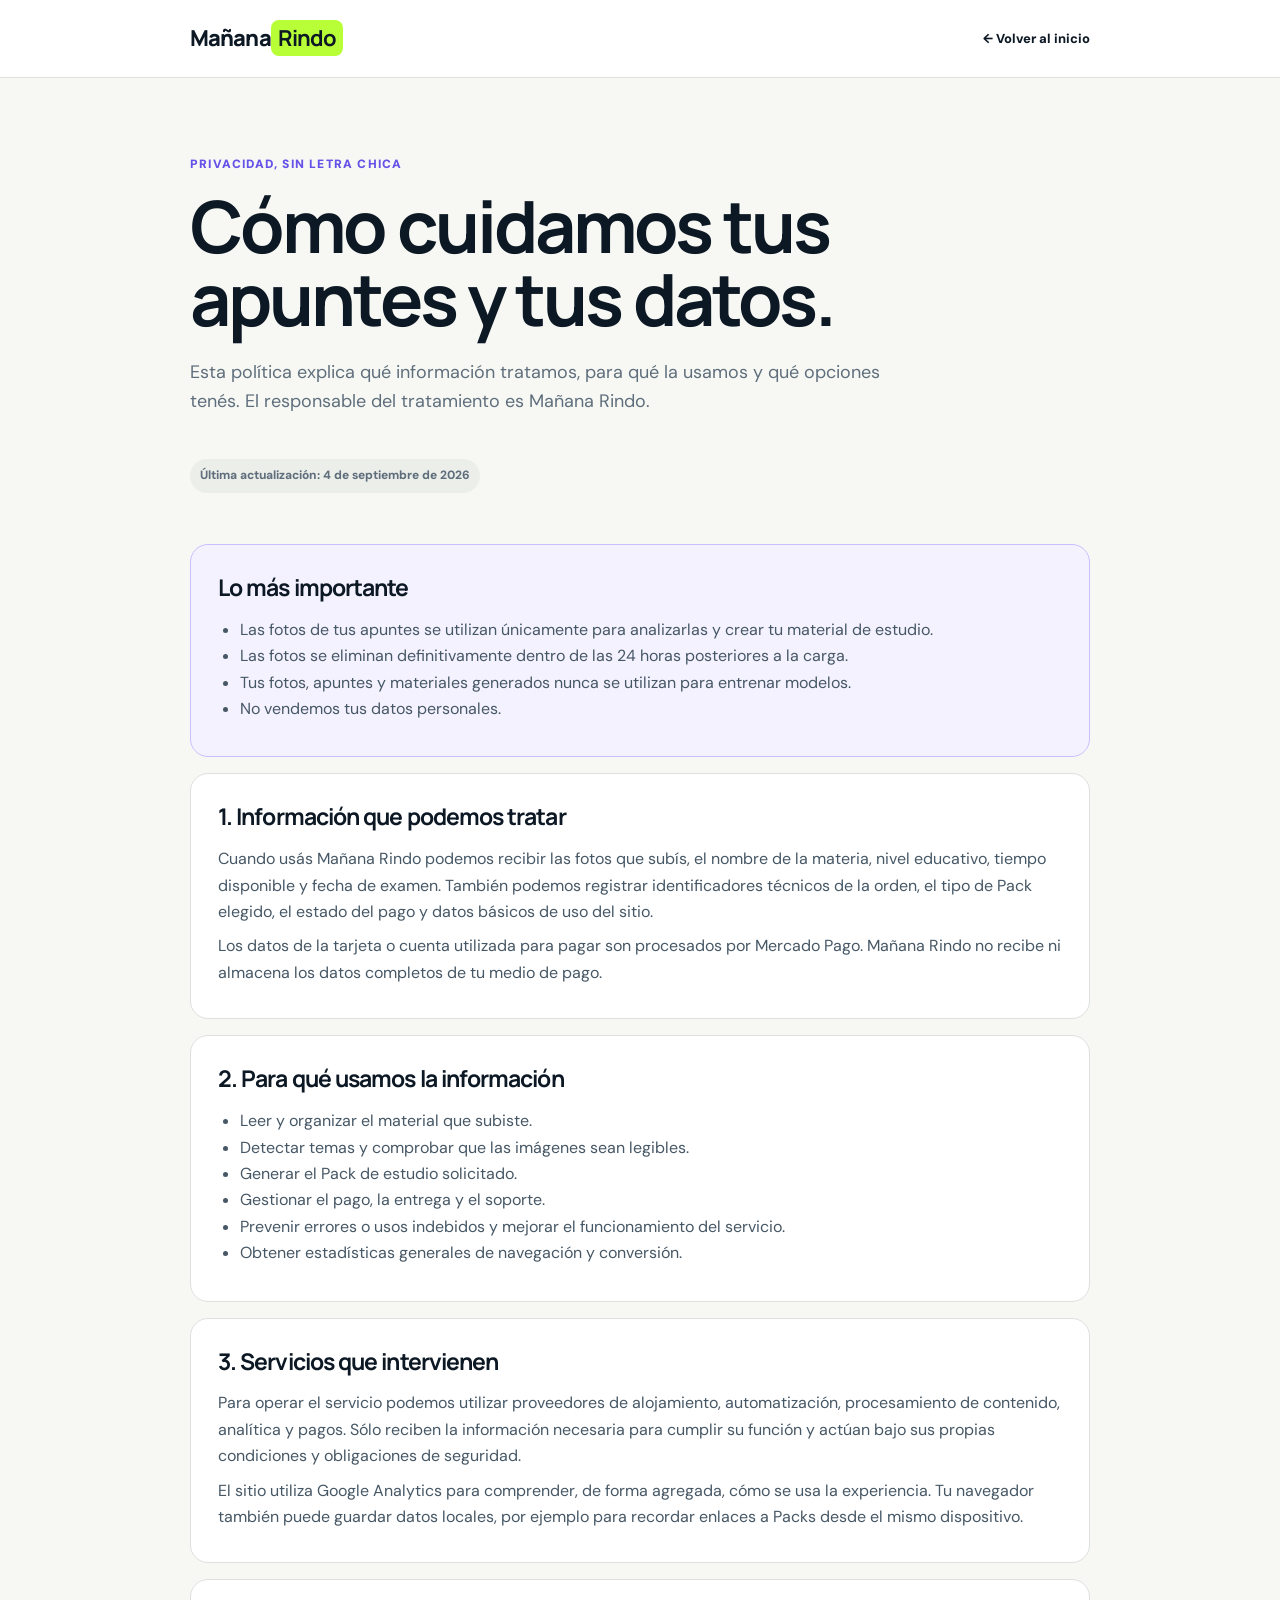
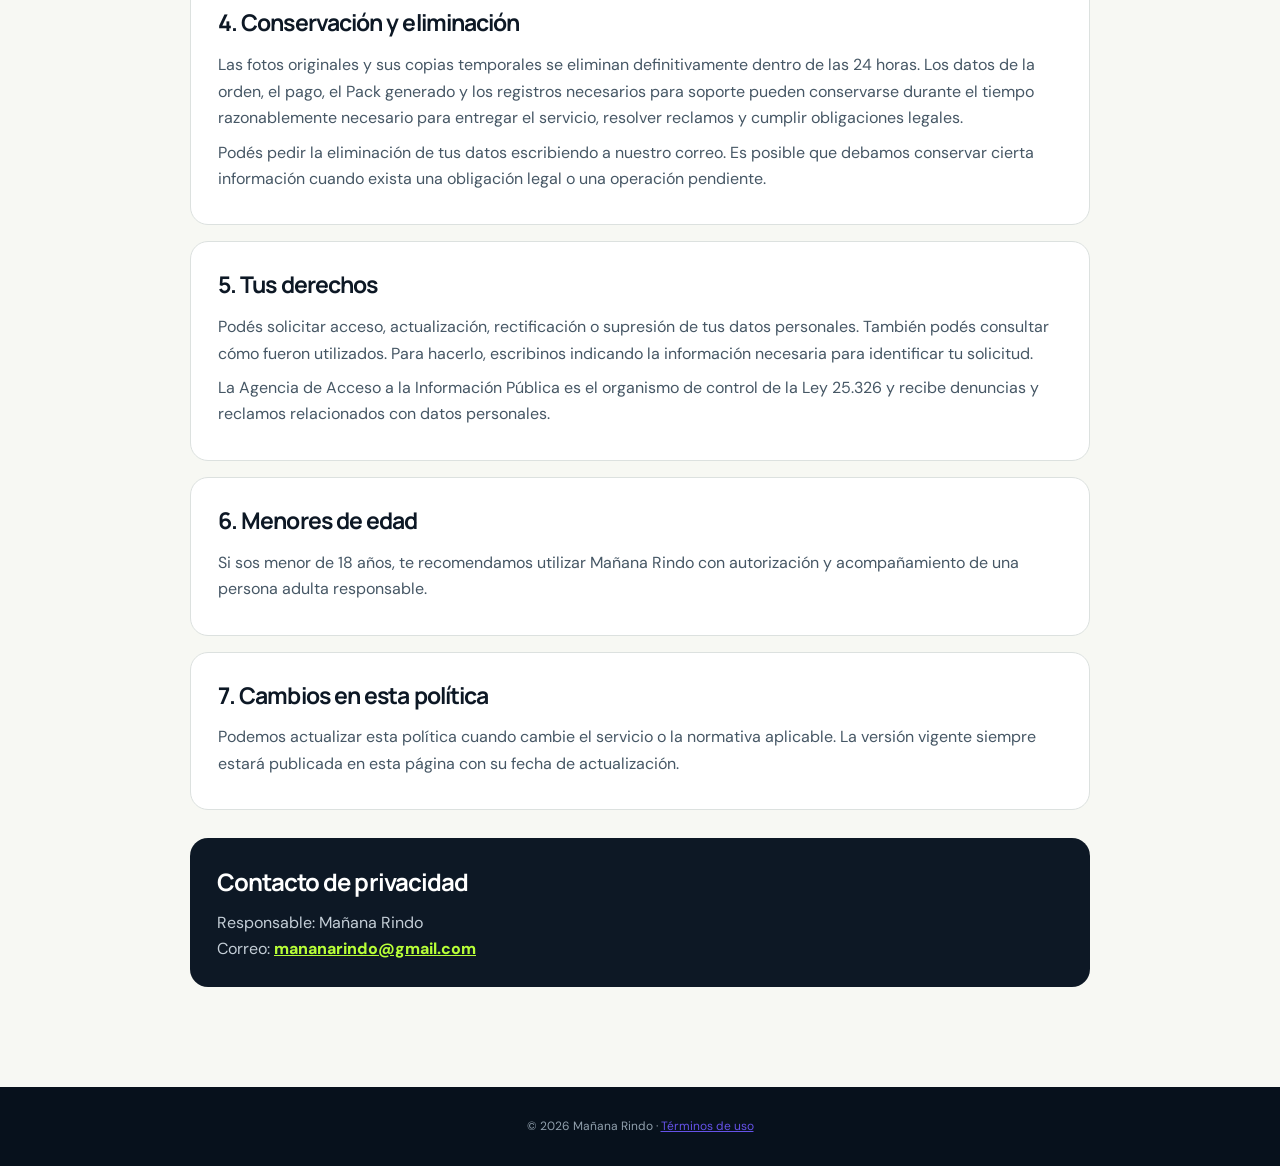
<file: privacidad.html>
<!doctype html>
<html lang="es">
<head>
  <meta charset="utf-8">
  <meta name="viewport" content="width=device-width, initial-scale=1">
  <meta name="theme-color" content="#b8ff38">
  <meta name="description" content="Política de privacidad de Mañana Rindo.">
  <title>Privacidad — Mañana Rindo</title>
  <link rel="preconnect" href="https://fonts.googleapis.com">
  <link rel="preconnect" href="https://fonts.gstatic.com" crossorigin>
  <link href="https://fonts.googleapis.com/css2?family=DM+Sans:wght@400;500;600;700&family=Manrope:wght@600;700;800&display=swap" rel="stylesheet">
  <link rel="stylesheet" href="legal.css">
</head>
<body>
  <header class="legal-header"><a class="brand" href="index.html"><span>Mañana</span><strong>Rindo</strong></a><a class="back" href="index.html">← Volver al inicio</a></header>
  <main class="legal-main">
    <p class="eyebrow">Privacidad, sin letra chica</p>
    <h1>Cómo cuidamos tus apuntes y tus datos.</h1>
    <p class="intro">Esta política explica qué información tratamos, para qué la usamos y qué opciones tenés. El responsable del tratamiento es Mañana Rindo.</p>
    <span class="updated">Última actualización: 4 de septiembre de 2026</span>

    <section class="legal-card highlight"><h2>Lo más importante</h2><ul><li>Las fotos de tus apuntes se utilizan únicamente para analizarlas y crear tu material de estudio.</li><li>Las fotos se eliminan definitivamente dentro de las 24 horas posteriores a la carga.</li><li>Tus fotos, apuntes y materiales generados nunca se utilizan para entrenar modelos.</li><li>No vendemos tus datos personales.</li></ul></section>
    <section class="legal-card"><h2>1. Información que podemos tratar</h2><p>Cuando usás Mañana Rindo podemos recibir las fotos que subís, el nombre de la materia, nivel educativo, tiempo disponible y fecha de examen. También podemos registrar identificadores técnicos de la orden, el tipo de Pack elegido, el estado del pago y datos básicos de uso del sitio.</p><p>Los datos de la tarjeta o cuenta utilizada para pagar son procesados por Mercado Pago. Mañana Rindo no recibe ni almacena los datos completos de tu medio de pago.</p></section>
    <section class="legal-card"><h2>2. Para qué usamos la información</h2><ul><li>Leer y organizar el material que subiste.</li><li>Detectar temas y comprobar que las imágenes sean legibles.</li><li>Generar el Pack de estudio solicitado.</li><li>Gestionar el pago, la entrega y el soporte.</li><li>Prevenir errores o usos indebidos y mejorar el funcionamiento del servicio.</li><li>Obtener estadísticas generales de navegación y conversión.</li></ul></section>
    <section class="legal-card"><h2>3. Servicios que intervienen</h2><p>Para operar el servicio podemos utilizar proveedores de alojamiento, automatización, procesamiento de contenido, analítica y pagos. Sólo reciben la información necesaria para cumplir su función y actúan bajo sus propias condiciones y obligaciones de seguridad.</p><p>El sitio utiliza Google Analytics para comprender, de forma agregada, cómo se usa la experiencia. Tu navegador también puede guardar datos locales, por ejemplo para recordar enlaces a Packs desde el mismo dispositivo.</p></section>
    <section class="legal-card"><h2>4. Conservación y eliminación</h2><p>Las fotos originales y sus copias temporales se eliminan definitivamente dentro de las 24 horas. Los datos de la orden, el pago, el Pack generado y los registros necesarios para soporte pueden conservarse durante el tiempo razonablemente necesario para entregar el servicio, resolver reclamos y cumplir obligaciones legales.</p><p>Podés pedir la eliminación de tus datos escribiendo a nuestro correo. Es posible que debamos conservar cierta información cuando exista una obligación legal o una operación pendiente.</p></section>
    <section class="legal-card"><h2>5. Tus derechos</h2><p>Podés solicitar acceso, actualización, rectificación o supresión de tus datos personales. También podés consultar cómo fueron utilizados. Para hacerlo, escribinos indicando la información necesaria para identificar tu solicitud.</p><p>La Agencia de Acceso a la Información Pública es el organismo de control de la Ley 25.326 y recibe denuncias y reclamos relacionados con datos personales.</p></section>
    <section class="legal-card"><h2>6. Menores de edad</h2><p>Si sos menor de 18 años, te recomendamos utilizar Mañana Rindo con autorización y acompañamiento de una persona adulta responsable.</p></section>
    <section class="legal-card"><h2>7. Cambios en esta política</h2><p>Podemos actualizar esta política cuando cambie el servicio o la normativa aplicable. La versión vigente siempre estará publicada en esta página con su fecha de actualización.</p></section>
    <section class="contact"><h2>Contacto de privacidad</h2><p>Responsable: Mañana Rindo<br>Correo: <a href="mailto:mananarindo@gmail.com">mananarindo@gmail.com</a></p></section>
  </main>
  <footer class="legal-footer">© 2026 Mañana Rindo · <a href="terminos.html">Términos de uso</a></footer>
</body>
</html>
</file>
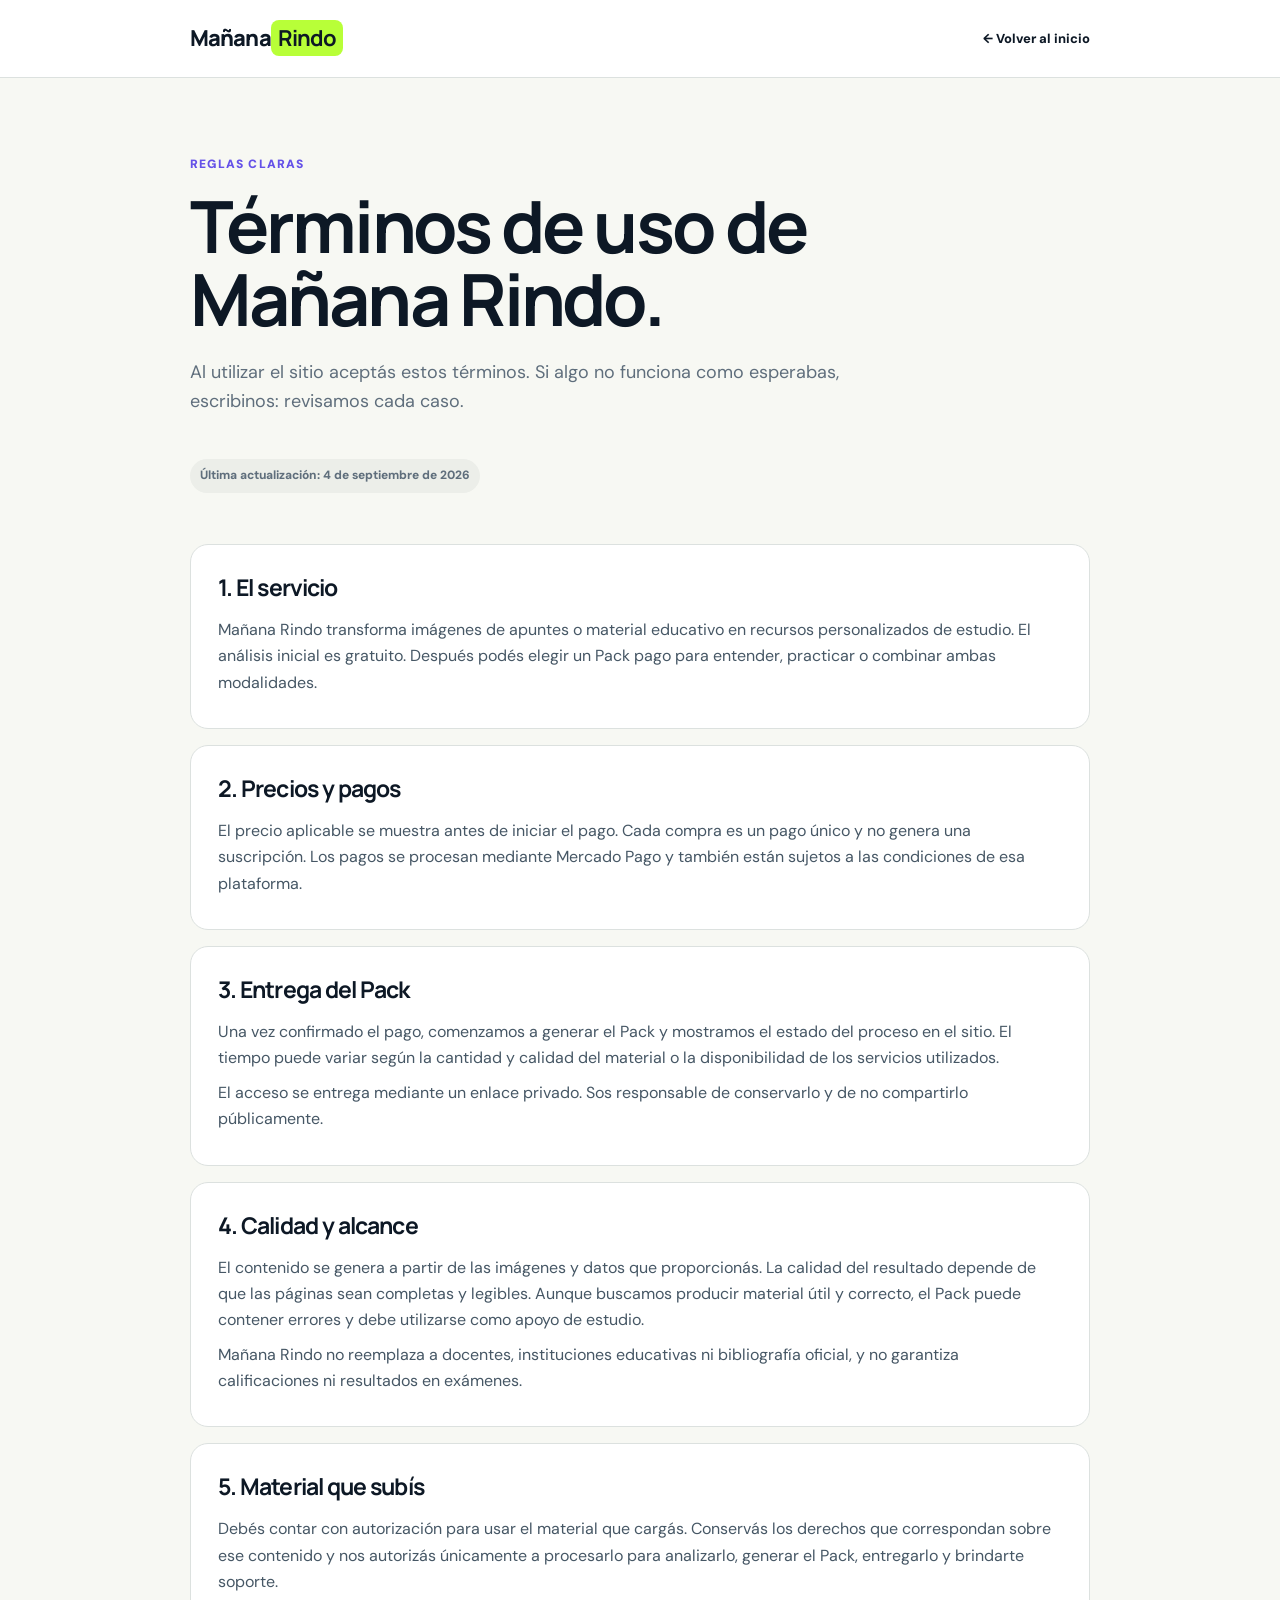
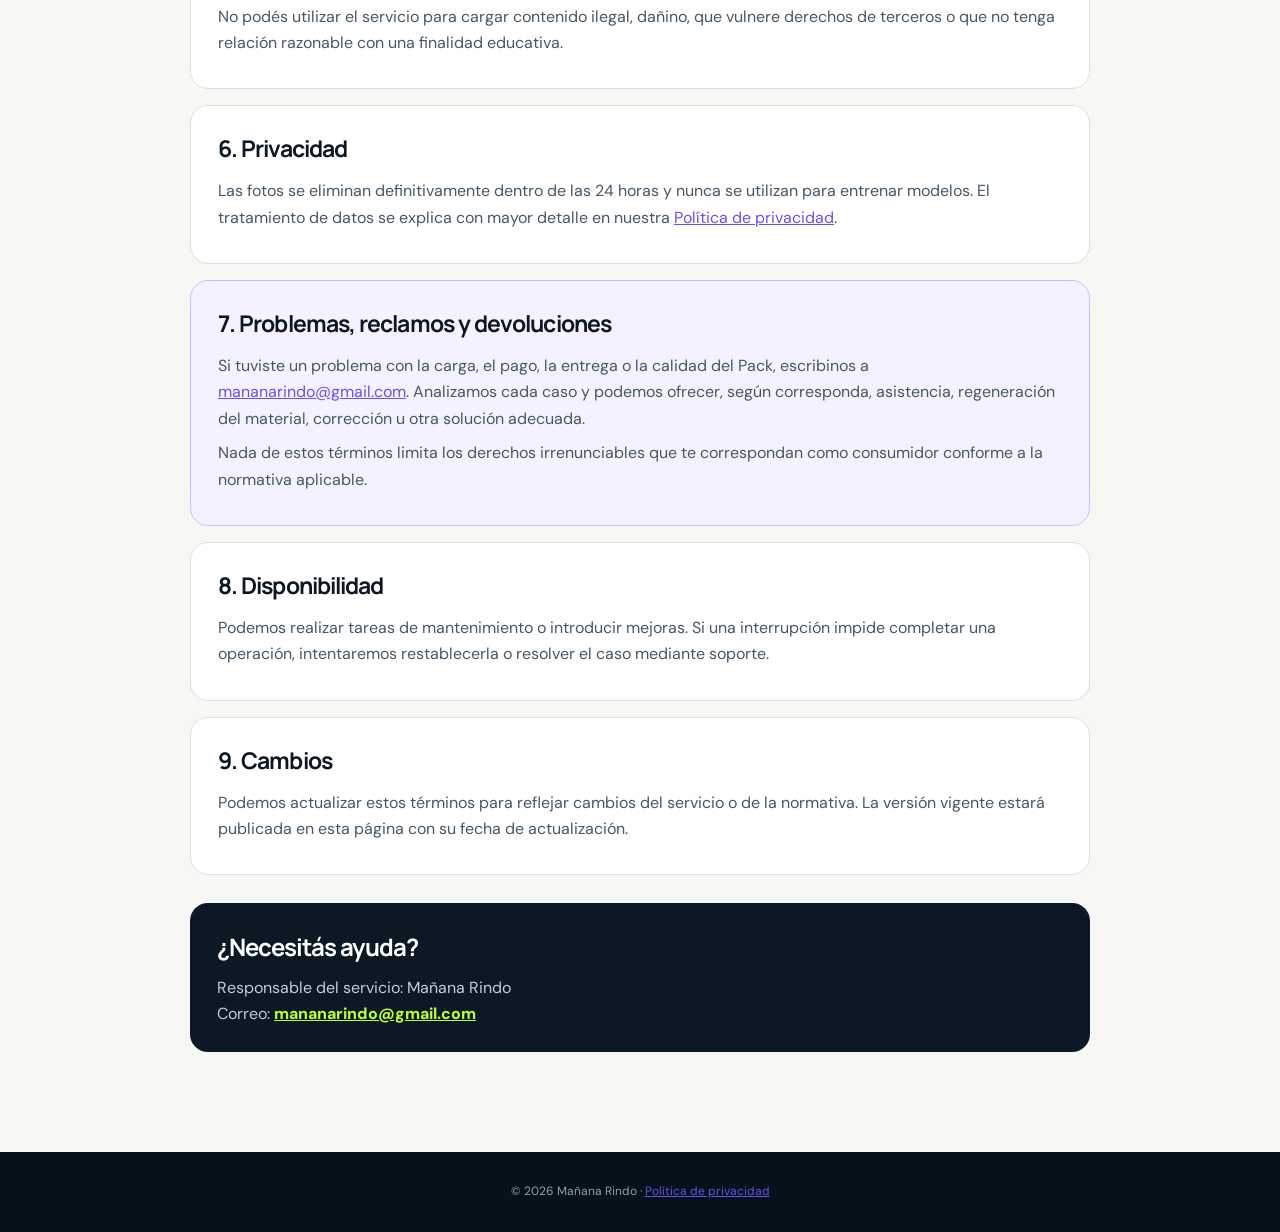
<file: terminos.html>
<!doctype html>
<html lang="es">
<head>
  <meta charset="utf-8">
  <meta name="viewport" content="width=device-width, initial-scale=1">
  <meta name="theme-color" content="#b8ff38">
  <meta name="description" content="Términos de uso de Mañana Rindo.">
  <title>Términos de uso — Mañana Rindo</title>
  <link rel="preconnect" href="https://fonts.googleapis.com">
  <link rel="preconnect" href="https://fonts.gstatic.com" crossorigin>
  <link href="https://fonts.googleapis.com/css2?family=DM+Sans:wght@400;500;600;700&family=Manrope:wght@600;700;800&display=swap" rel="stylesheet">
  <link rel="stylesheet" href="legal.css">
</head>
<body>
  <header class="legal-header"><a class="brand" href="index.html"><span>Mañana</span><strong>Rindo</strong></a><a class="back" href="index.html">← Volver al inicio</a></header>
  <main class="legal-main">
    <p class="eyebrow">Reglas claras</p>
    <h1>Términos de uso de Mañana Rindo.</h1>
    <p class="intro">Al utilizar el sitio aceptás estos términos. Si algo no funciona como esperabas, escribinos: revisamos cada caso.</p>
    <span class="updated">Última actualización: 4 de septiembre de 2026</span>

    <section class="legal-card"><h2>1. El servicio</h2><p>Mañana Rindo transforma imágenes de apuntes o material educativo en recursos personalizados de estudio. El análisis inicial es gratuito. Después podés elegir un Pack pago para entender, practicar o combinar ambas modalidades.</p></section>
    <section class="legal-card"><h2>2. Precios y pagos</h2><p>El precio aplicable se muestra antes de iniciar el pago. Cada compra es un pago único y no genera una suscripción. Los pagos se procesan mediante Mercado Pago y también están sujetos a las condiciones de esa plataforma.</p></section>
    <section class="legal-card"><h2>3. Entrega del Pack</h2><p>Una vez confirmado el pago, comenzamos a generar el Pack y mostramos el estado del proceso en el sitio. El tiempo puede variar según la cantidad y calidad del material o la disponibilidad de los servicios utilizados.</p><p>El acceso se entrega mediante un enlace privado. Sos responsable de conservarlo y de no compartirlo públicamente.</p></section>
    <section class="legal-card"><h2>4. Calidad y alcance</h2><p>El contenido se genera a partir de las imágenes y datos que proporcionás. La calidad del resultado depende de que las páginas sean completas y legibles. Aunque buscamos producir material útil y correcto, el Pack puede contener errores y debe utilizarse como apoyo de estudio.</p><p>Mañana Rindo no reemplaza a docentes, instituciones educativas ni bibliografía oficial, y no garantiza calificaciones ni resultados en exámenes.</p></section>
    <section class="legal-card"><h2>5. Material que subís</h2><p>Debés contar con autorización para usar el material que cargás. Conservás los derechos que correspondan sobre ese contenido y nos autorizás únicamente a procesarlo para analizarlo, generar el Pack, entregarlo y brindarte soporte.</p><p>No podés utilizar el servicio para cargar contenido ilegal, dañino, que vulnere derechos de terceros o que no tenga relación razonable con una finalidad educativa.</p></section>
    <section class="legal-card"><h2>6. Privacidad</h2><p>Las fotos se eliminan definitivamente dentro de las 24 horas y nunca se utilizan para entrenar modelos. El tratamiento de datos se explica con mayor detalle en nuestra <a href="privacidad.html">Política de privacidad</a>.</p></section>
    <section class="legal-card highlight"><h2>7. Problemas, reclamos y devoluciones</h2><p>Si tuviste un problema con la carga, el pago, la entrega o la calidad del Pack, escribinos a <a href="mailto:mananarindo@gmail.com">mananarindo@gmail.com</a>. Analizamos cada caso y podemos ofrecer, según corresponda, asistencia, regeneración del material, corrección u otra solución adecuada.</p><p>Nada de estos términos limita los derechos irrenunciables que te correspondan como consumidor conforme a la normativa aplicable.</p></section>
    <section class="legal-card"><h2>8. Disponibilidad</h2><p>Podemos realizar tareas de mantenimiento o introducir mejoras. Si una interrupción impide completar una operación, intentaremos restablecerla o resolver el caso mediante soporte.</p></section>
    <section class="legal-card"><h2>9. Cambios</h2><p>Podemos actualizar estos términos para reflejar cambios del servicio o de la normativa. La versión vigente estará publicada en esta página con su fecha de actualización.</p></section>
    <section class="contact"><h2>¿Necesitás ayuda?</h2><p>Responsable del servicio: Mañana Rindo<br>Correo: <a href="mailto:mananarindo@gmail.com">mananarindo@gmail.com</a></p></section>
  </main>
  <footer class="legal-footer">© 2026 Mañana Rindo · <a href="privacidad.html">Política de privacidad</a></footer>
</body>
</html>
</file>
<file: styles.css>
:root {
  --ink: #0c1825;
  --ink-2: #18283a;
  --paper: #f6f7f2;
  --white: #ffffff;
  --lime: #b8ff38;
  --lime-soft: #e6ffb7;
  --purple: #6957f5;
  --purple-soft: #ece9ff;
  --muted: #647082;
  --line: #dfe4e8;
  --warning: #ff8b5b;
  --shadow: 0 24px 70px rgba(12, 24, 37, .12);
  --radius: 26px;
}

* { box-sizing: border-box; }
body {
  margin: 0;
  background: var(--paper);
  color: var(--ink);
  font-family: "DM Sans", system-ui, sans-serif;
  font-size: 16px;
  line-height: 1.55;
  overflow-x: hidden;
}
button, input, select { font: inherit; }
button, a { -webkit-tap-highlight-color: transparent; }
button { color: inherit; }
a { color: inherit; }
img { max-width: 100%; display: block; }
.skip-link { position: fixed; left: 16px; top: -80px; z-index: 100; background: var(--lime); padding: 12px 18px; border-radius: 12px; font-weight: 800; }
.skip-link:focus { top: 16px; }

.site-header {
  width: min(1180px, calc(100% - 48px));
  height: 84px;
  margin: 0 auto;
  display: flex;
  align-items: center;
  justify-content: space-between;
  gap: 24px;
  position: relative;
  z-index: 20;
}
.brand { display: inline-flex; align-items: center; gap: 7px; text-decoration: none; font-family: Manrope, sans-serif; font-size: 22px; font-weight: 800; letter-spacing: -.8px; }
.brand strong { background: var(--lime); padding: 1px 7px 2px; border-radius: 7px; }
.desktop-nav { display: flex; gap: 34px; margin-left: auto; margin-right: 12px; }
.desktop-nav a { text-decoration: none; color: #3e4a58; font-weight: 600; font-size: 15px; }
.desktop-nav a:hover { color: var(--ink); }

.button { border: 0; border-radius: 14px; min-height: 54px; padding: 0 22px; display: inline-flex; align-items: center; justify-content: center; gap: 12px; font-weight: 800; cursor: pointer; text-decoration: none; transition: transform .2s, box-shadow .2s, background .2s; }
.button:hover { transform: translateY(-2px); }
.button:focus-visible, .demo-tabs button:focus-visible, .app-progress button:focus-visible { outline: 3px solid var(--purple); outline-offset: 3px; }
.button-primary { background: var(--lime); color: var(--ink); box-shadow: 0 12px 30px rgba(137, 211, 0, .25); }
.button-primary:hover { box-shadow: 0 16px 34px rgba(137, 211, 0, .34); }
.button-dark { background: var(--ink); color: white; }
.button-small { min-height: 44px; padding: 0 17px; border-radius: 12px; font-size: 14px; }
.button-outline { border: 1.5px solid var(--ink); background: transparent; width: 100%; }
.button-ghost { background: transparent; border: 1px solid var(--line); }
.button[disabled] { cursor: not-allowed; opacity: .45; transform: none; box-shadow: none; }

.hero {
  width: min(1180px, calc(100% - 48px));
  min-height: 670px;
  margin: 0 auto;
  padding: 68px 0 86px;
  display: grid;
  grid-template-columns: 1.02fr .98fr;
  align-items: center;
  gap: 70px;
  position: relative;
  scroll-margin-top: 18px;
}
.hero::before { content: ""; position: absolute; width: 640px; height: 640px; right: -330px; top: -170px; border-radius: 50%; background: radial-gradient(circle, rgba(184,255,56,.3), rgba(184,255,56,0) 68%); pointer-events: none; }
.eyebrow { margin: 0 0 18px; display: flex; align-items: center; gap: 10px; color: #40505e; font-size: 13px; font-weight: 800; letter-spacing: .04em; text-transform: uppercase; }
.eyebrow-dark { color: var(--purple); }
.eyebrow-light { color: var(--lime); }
.pulse { width: 9px; height: 9px; border-radius: 50%; background: var(--purple); box-shadow: 0 0 0 6px rgba(105,87,245,.12); }
h1, h2, h3 { font-family: Manrope, sans-serif; letter-spacing: -.045em; line-height: 1.02; }
h1 { font-size: clamp(52px, 5.5vw, 78px); margin: 0; max-width: 690px; }
h1 em, h2 em { color: var(--purple); font-style: normal; position: relative; }
h1 em::after { content: ""; height: 7px; position: absolute; left: 1%; right: -2%; bottom: 2px; background: var(--lime); z-index: -1; transform: rotate(-1.5deg); border-radius: 50%; }
.hero-lead { font-size: 19px; line-height: 1.55; color: #43505d; max-width: 620px; margin: 28px 0 32px; }
.hero-actions { display: flex; align-items: center; gap: 26px; }
.text-link { font-weight: 800; text-underline-offset: 4px; }
.trust-list { list-style: none; padding: 0; margin: 28px 0 0; display: flex; flex-wrap: wrap; gap: 11px 20px; color: #53606c; font-size: 14px; }
.trust-list li { display: flex; gap: 8px; align-items: center; }
.trust-list span { display: grid; place-items: center; width: 19px; height: 19px; border-radius: 50%; background: var(--lime-soft); color: #315a00; font-weight: 900; }

.hero-visual { min-height: 535px; position: relative; }
.photo-stack { position: absolute; inset: 30px 40px 90px 30px; }
.note-photo { margin: 0; overflow: hidden; background: white; border: 8px solid white; border-bottom-width: 34px; box-shadow: var(--shadow); position: absolute; }
.note-photo img { width: 100%; height: 100%; object-fit: cover; }
.note-photo-back { width: 280px; height: 360px; right: 5px; top: 0; transform: rotate(8deg); opacity: .88; }
.note-photo-front { width: 335px; height: 400px; left: 5px; top: 40px; transform: rotate(-5deg); z-index: 2; }
.note-photo-front figcaption { position: absolute; bottom: -28px; left: 8px; font-size: 12px; font-weight: 800; color: var(--ink); }
.scan-line { position: absolute; z-index: 4; width: 320px; height: 3px; left: 38px; top: 220px; background: linear-gradient(90deg, transparent, var(--lime), transparent); box-shadow: 0 0 22px var(--lime); transform: rotate(-5deg); }
.detect-card { position: absolute; z-index: 5; right: 0; bottom: 15px; width: 310px; padding: 19px; background: var(--ink); color: white; border-radius: 20px; box-shadow: 0 20px 48px rgba(12,24,37,.28); }
.detect-top { display: flex; align-items: center; gap: 12px; }
.detect-check { width: 38px; height: 38px; display: grid; place-items: center; border-radius: 11px; background: var(--lime); color: var(--ink); font-weight: 900; }
.detect-top div { display: grid; }
.detect-top small { color: #9eabb8; font-size: 10px; letter-spacing: .12em; font-weight: 800; }
.detect-top strong { font-size: 16px; }
.topic-bars { display: grid; gap: 7px; margin: 18px 0 13px; }
.topic-bars i { height: 6px; background: #33465a; border-radius: 9px; position: relative; overflow: hidden; }
.topic-bars i::after { content: ""; position: absolute; inset: 0; width: 84%; background: var(--purple); border-radius: inherit; }
.topic-bars i:nth-child(2)::after { width: 67%; background: var(--lime); }
.topic-bars i:nth-child(3)::after { width: 45%; background: var(--warning); }
.detected-row { display: flex; justify-content: space-between; font-size: 11px; color: #adbac7; }
.detected-row b { color: var(--lime); }
.scribble { position: absolute; font-family: "Comic Sans MS", cursive; font-size: 20px; color: var(--purple); transform: rotate(-7deg); }
.scribble-one { right: 18px; top: 18px; }
.scribble-two { left: 8px; bottom: 25px; color: #547a0b; transform: rotate(4deg); }

.works-with { background: var(--ink); color: white; padding: 21px max(24px, calc((100vw - 1180px) / 2)); display: flex; align-items: center; gap: 44px; overflow: hidden; }
.works-with p { color: var(--lime); font-size: 11px; letter-spacing: .17em; font-weight: 900; white-space: nowrap; }
.works-with div { display: flex; align-items: center; justify-content: space-between; width: 100%; gap: 28px; color: #cad1d8; font-weight: 700; white-space: nowrap; }
.works-with span + span::before { content: "·"; margin-right: 28px; color: #5c6d7f; }

.example-section, .how-section, .product-section, .faq-section { width: min(1180px, calc(100% - 48px)); margin: 0 auto; padding: 120px 0; scroll-margin-top: 18px; }
.section-heading { max-width: 760px; margin-bottom: 54px; }
.section-heading.compact { max-width: 680px; }
.section-heading h2 { font-size: clamp(40px, 4.7vw, 64px); margin: 0 0 20px; }
.section-heading p:last-child { font-size: 18px; color: var(--muted); max-width: 620px; }
.before-after { display: grid; grid-template-columns: 1fr 56px 1.14fr; align-items: center; }
.before-card, .after-card { border-radius: var(--radius); padding: 22px; min-height: 560px; }
.before-card { background: #e7e9e4; }
.after-card { background: var(--ink); color: white; box-shadow: var(--shadow); }
.card-label { display: flex; align-items: center; gap: 11px; font-weight: 800; margin-bottom: 20px; }
.card-label span { width: 30px; height: 30px; border-radius: 50%; display: grid; place-items: center; background: var(--white); color: var(--ink); font-size: 11px; }
.after-card .card-label span { background: var(--lime); }
.collage { height: 440px; position: relative; overflow: hidden; border-radius: 18px; background: #cad0c8; }
.collage img { position: absolute; object-fit: cover; box-shadow: 0 14px 35px rgba(12,24,37,.25); border: 6px solid white; }
.collage img:first-child { width: 74%; height: 80%; left: 6%; top: 7%; transform: rotate(-4deg); }
.collage img:last-child { width: 62%; height: 66%; right: 3%; bottom: 1%; transform: rotate(7deg); }
.file-caption { font-size: 13px; color: #61706c; font-weight: 700; padding: 13px 4px 0; }
.file-caption span { color: var(--purple); }
.transform-arrow { width: 48px; height: 48px; border-radius: 50%; display: grid; place-items: center; margin: auto; background: var(--lime); font-size: 24px; font-weight: 900; z-index: 3; }
.result-demo { background: white; color: var(--ink); border-radius: 19px; min-height: 475px; overflow: hidden; }
.demo-header { display: flex; align-items: flex-start; justify-content: space-between; gap: 20px; padding: 24px 25px 19px; border-bottom: 1px solid var(--line); }
.demo-header small { color: var(--purple); font-weight: 900; letter-spacing: .12em; font-size: 10px; }
.demo-header h3 { font-size: 28px; margin: 5px 0 0; }
.subject-pill { background: var(--lime-soft); color: #2b5200; border-radius: 999px; padding: 7px 10px; font-size: 12px; font-weight: 800; }
.demo-tabs { padding: 11px 15px; display: flex; gap: 5px; border-bottom: 1px solid var(--line); overflow-x: auto; }
.demo-tabs button { border: 0; background: transparent; color: var(--muted); padding: 9px 11px; border-radius: 9px; font-size: 12px; font-weight: 800; cursor: pointer; }
.demo-tabs button.active { background: var(--purple-soft); color: var(--purple); }
.demo-content { padding: 24px 25px; min-height: 305px; }
.demo-content h4 { font-family: Manrope; margin: 0 0 9px; font-size: 18px; }
.demo-content p { color: #4d5b68; margin: 0; }
.demo-item { padding: 16px 0; border-bottom: 1px solid var(--line); }
.demo-item:first-child { padding-top: 0; }
.demo-item:last-child { border: 0; }
.demo-priority { display: grid; grid-template-columns: auto 1fr; gap: 12px; align-items: start; padding: 13px; background: #f7f8f4; border-radius: 13px; margin-bottom: 9px; }
.demo-priority b:first-child { color: var(--purple); font-size: 11px; }
.demo-question { padding: 16px; border: 1px solid var(--line); border-radius: 14px; }
.demo-question small { color: var(--purple); font-weight: 900; }
.demo-plan { display: grid; grid-template-columns: 72px 1fr; gap: 15px; margin-bottom: 13px; }
.demo-plan > b { color: var(--purple); }

.how-section { padding-top: 30px; }
.steps-grid { display: grid; grid-template-columns: repeat(3, 1fr); gap: 18px; }
.step-card { min-height: 420px; background: white; border: 1px solid var(--line); border-radius: var(--radius); padding: 28px; position: relative; overflow: hidden; }
.step-card.featured-step { background: var(--purple); color: white; border-color: var(--purple); transform: translateY(-16px); }
.step-number { width: 40px; height: 40px; display: grid; place-items: center; border-radius: 50%; background: var(--ink); color: white; font-weight: 900; }
.featured-step .step-number { background: var(--lime); color: var(--ink); }
.step-visual { height: 165px; margin: 25px 0 22px; position: relative; border-radius: 18px; background: #f0f2ee; }
.step-card h3 { font-size: 24px; margin: 0 0 12px; }
.step-card p { color: var(--muted); margin: 0; }
.featured-step p { color: #d9d5ff; }
.upload-mini { display: grid; place-items: center; border: 2px dashed #c7cec5; }
.upload-mini span { font-size: 36px; color: var(--purple); }
.upload-mini i { position: absolute; width: 60px; height: 74px; background: white; box-shadow: 0 8px 20px rgba(12,24,37,.12); }
.upload-mini i:nth-of-type(1) { left: 25px; bottom: 18px; transform: rotate(-8deg); }
.upload-mini i:nth-of-type(2) { right: 28px; bottom: 16px; transform: rotate(7deg); }
.upload-mini i:nth-of-type(3) { left: 52px; top: 18px; transform: rotate(3deg); }
.detect-mini { background: #5947dc; padding: 26px; display: grid; align-content: center; gap: 11px; }
.detect-mini span { height: 8px; border-radius: 10px; background: linear-gradient(90deg, var(--lime) 72%, #7d6fee 72%); }
.detect-mini b { font-size: 24px; }
.detect-mini i { color: var(--lime); font-style: normal; font-size: 13px; font-weight: 800; }
.pack-mini { display: grid; gap: 10px; padding: 28px; align-content: center; }
.pack-mini i { height: 11px; background: #d4dad2; border-radius: 8px; }
.pack-mini i:nth-child(2) { width: 74%; }
.pack-mini i:nth-child(3) { width: 88%; }
.pack-mini strong { position: absolute; right: 16px; bottom: 13px; background: var(--lime); padding: 5px 8px; border-radius: 7px; }

.pricing-section { background: var(--ink); color: white; padding: 120px max(24px, calc((100vw - 1180px) / 2)); scroll-margin-top: 18px; }
.pricing-section .section-heading p:last-child { color: #aeb9c3; }
.pricing-grid { display: grid; grid-template-columns: repeat(3, 1fr); gap: 18px; align-items: stretch; }
.price-card { border: 1px solid #34475a; border-radius: var(--radius); padding: 31px; display: flex; flex-direction: column; min-height: 470px; position: relative; }
.price-card.price-featured { background: white; color: var(--ink); border-color: white; transform: translateY(-12px); }
.recommended { position: absolute; right: 20px; top: 20px; background: var(--lime); color: var(--ink); font-size: 10px; font-weight: 900; letter-spacing: .1em; padding: 6px 9px; border-radius: 999px; }
.price-kicker { color: var(--lime); font-size: 11px; font-weight: 900; letter-spacing: .13em; }
.price-featured .price-kicker { color: var(--purple); }
.price-card h3 { font-size: 26px; min-height: 54px; margin: 5px 0 12px; }
.price { font-family: Manrope; font-size: 46px; font-weight: 800; letter-spacing: -.05em; margin: 8px 0 20px; }
.price-card ul { list-style: none; padding: 0; margin: 0 0 28px; color: #bdc6cf; flex: 1; }
.price-featured ul { color: #52606d; }
.price-card li { padding: 8px 0; border-bottom: 1px solid #34475a; }
.price-featured li { border-color: var(--line); }
.price-card li::before { content: "✓"; color: var(--lime); margin-right: 10px; font-weight: 900; }
.price-note { text-align: center; color: #8f9daa; font-size: 12px; margin: 25px 0 0; }

.product-section { display: grid; grid-template-columns: .72fr 1.28fr; gap: 70px; align-items: start; }
.product-copy { position: sticky; top: 115px; }
.product-copy h2 { font-size: clamp(40px, 4vw, 58px); margin: 0 0 20px; }
.product-copy > p { color: var(--muted); }
.privacy-note { margin-top: 30px; padding: 17px; border: 1px solid var(--line); border-radius: 16px; display: flex; align-items: flex-start; gap: 12px; }
.privacy-note span { color: var(--purple); }
.privacy-note p { margin: 0; font-size: 13px; color: var(--muted); }
.app-shell { background: white; border: 1px solid var(--line); border-radius: 30px; box-shadow: var(--shadow); overflow: hidden; overflow-anchor: none; min-height: 620px; scroll-margin-top: 16px; }
.app-progress { min-height: 74px; padding: 18px 28px; border-bottom: 1px solid var(--line); display: flex; align-items: center; justify-content: center; gap: 11px; }
.app-progress button { border: 0; background: transparent; display: flex; align-items: center; gap: 7px; color: #93a0ab; font-size: 12px; font-weight: 800; }
.app-progress button span { width: 27px; height: 27px; border-radius: 50%; display: grid; place-items: center; background: #eef0ed; }
.app-progress button.active { color: var(--ink); }
.app-progress button.active span, .app-progress button.done span { background: var(--lime); color: var(--ink); }
.app-progress i { width: 34px; height: 1px; background: var(--line); }
.app-view { padding: 34px; }
.app-view h3 { font-size: 32px; margin: 0 0 10px; }
.app-view > p { color: var(--muted); margin-top: 0; }
.drop-zone { margin-top: 25px; min-height: 235px; border: 2px dashed #cbd2d7; border-radius: 20px; background: #fafbf8; display: grid; place-items: center; text-align: center; padding: 28px; cursor: pointer; transition: .2s; }
.drop-zone:hover, .drop-zone.dragging { background: var(--lime-soft); border-color: #8dbd2e; }
.drop-zone input { position: absolute; opacity: 0; pointer-events: none; }
.drop-icon { width: 58px; height: 58px; display: grid; place-items: center; background: var(--lime); border-radius: 17px; font-size: 30px; margin: 0 auto 15px; }
.drop-zone strong { display: block; font-size: 18px; }
.drop-zone small { color: var(--muted); }
.or-row { display: flex; align-items: center; gap: 13px; margin: 20px 0; color: #99a3ac; font-size: 11px; font-weight: 800; }
.or-row::before, .or-row::after { content: ""; height: 1px; background: var(--line); flex: 1; }
.example-choice { width: 100%; border: 1px solid var(--line); background: white; border-radius: 16px; padding: 12px; display: flex; align-items: center; gap: 13px; cursor: pointer; text-align: left; }
.example-choice img { width: 64px; height: 54px; object-fit: cover; border-radius: 9px; }
.example-choice span { display: grid; }
.example-choice small { color: var(--muted); }
.app-actions { margin-top: 25px; display: flex; gap: 10px; justify-content: flex-end; }
.selected-files { display: grid; grid-template-columns: repeat(3, 1fr); gap: 10px; margin-top: 18px; }
.selected-thumb { height: 100px; border-radius: 12px; overflow: hidden; position: relative; background: #eef0ed; }
.selected-thumb img { width: 100%; height: 100%; object-fit: cover; }
.selected-thumb span { position: absolute; left: 7px; bottom: 6px; background: rgba(12,24,37,.82); color: white; padding: 3px 6px; border-radius: 6px; font-size: 9px; }
.remove-photo { position: absolute; right: 6px; top: 6px; width: 27px; height: 27px; border: 0; border-radius: 50%; background: rgba(12,24,37,.86); color: white; font-size: 18px; line-height: 1; cursor: pointer; }
.photo-count { margin: 16px 0 -8px; color: var(--muted); font-size: 12px; font-weight: 800; }
.more-photos { min-height: 100px; border-radius: 12px; background: var(--purple-soft); color: var(--purple); display: grid; place-items: center; align-content: center; font-size: 22px; font-weight: 900; }
.more-photos small { display: block; font-size: 10px; font-weight: 700; }
.privacy-inline { margin-top: 18px; padding: 12px 14px; border-radius: 12px; background: #f2f5f0; color: var(--muted); font-size: 12px; line-height: 1.55; }
.privacy-inline a { color: var(--purple); font-weight: 800; }
.app-notice { margin: 16px 0; padding: 13px 15px; border-radius: 12px; background: #fff0f0; border: 1px solid #f0c7c7; color: #9d2929; font-size: 13px; line-height: 1.5; }
.app-notice.warning { background: #fff8df; border-color: #eedb96; color: #73520b; }
.app-notice ul { margin: 7px 0 0; padding-left: 18px; }
.analysis-loading { min-height: 500px; display: grid; place-items: center; text-align: center; padding: 40px; }
.loading-orbit { width: 105px; height: 105px; border: 3px solid var(--line); border-top-color: var(--purple); border-right-color: var(--lime); border-radius: 50%; animation: spin 1s linear infinite; margin: 0 auto 25px; position: relative; }
.loading-orbit::after { content: "MR"; position: absolute; inset: 22px; display: grid; place-items: center; background: var(--ink); color: var(--lime); border-radius: 50%; font-weight: 900; }
@keyframes spin { to { transform: rotate(360deg); } }
.loading-copy h3 { margin-bottom: 10px; }
.loading-copy p { color: var(--muted); }
.loading-bar { width: min(330px, 90vw); height: 8px; border-radius: 8px; background: #edf0ec; overflow: hidden; margin: 22px auto 0; }
.loading-bar i { display: block; width: 15%; height: 100%; background: linear-gradient(90deg, var(--purple), var(--lime)); transition: width .5s; }
.loading-percent { display: block; margin-top: 8px; color: var(--muted); font-size: 12px; }
.analysis-hero { background: var(--ink); color: white; border-radius: 20px; padding: 23px; display: grid; grid-template-columns: auto 1fr auto; gap: 16px; align-items: center; }
.analysis-ok { width: 48px; height: 48px; display: grid; place-items: center; border-radius: 14px; background: var(--lime); color: var(--ink); font-weight: 900; font-size: 22px; }
.analysis-hero h3 { font-size: 24px; margin: 0; }
.analysis-hero p { margin: 4px 0 0; color: #b6c1ca; font-size: 13px; }
.analysis-hero.analysis-problem { background: #542628; }
.analysis-hero.analysis-problem .analysis-ok { background: #ffdf78; }
.quality-pill { border: 1px solid #3c4f62; color: var(--lime); padding: 7px 9px; border-radius: 999px; font-size: 11px; font-weight: 800; }
.analysis-summary { margin: 18px 0 0; padding: 15px 17px; border-radius: 14px; background: var(--purple-soft); }
.analysis-summary strong { color: var(--purple); font-family: Manrope; }
.analysis-summary p { margin: 5px 0 0; color: #53616e; font-size: 13px; line-height: 1.5; }
.topic-list { margin: 20px 0; display: grid; gap: 9px; }
.topic-row { border: 1px solid var(--line); border-radius: 13px; padding: 13px 15px; display: flex; align-items: center; justify-content: space-between; gap: 10px; }
.topic-row span { color: var(--muted); font-size: 12px; }
.form-grid { display: grid; grid-template-columns: 1fr 1fr; gap: 13px; margin-top: 22px; }
.field { display: grid; gap: 6px; }
.field-wide { grid-column: 1 / -1; }
.field label { font-size: 12px; font-weight: 800; }
.field select, .field input { width: 100%; border: 1px solid #ccd3d9; border-radius: 12px; min-height: 49px; padding: 0 13px; background: white; }
.pack-choice-grid { display: grid; gap: 11px; margin-top: 20px; }
.pack-choice { border: 1.5px solid var(--line); border-radius: 16px; background: white; padding: 17px; display: grid; grid-template-columns: 1fr auto; gap: 8px; cursor: pointer; text-align: left; position: relative; }
.pack-choice:hover, .pack-choice.selected { border-color: var(--purple); background: #f8f7ff; }
.pack-choice small { color: var(--muted); }
.pack-choice b:last-child { grid-row: 1 / 3; grid-column: 2; align-self: center; font-size: 21px; }
.pack-choice .choice-badge { position: absolute; right: 13px; top: -9px; background: var(--lime); padding: 3px 7px; border-radius: 999px; font-size: 9px; font-weight: 900; }
.study-context { display: flex; flex-wrap: wrap; gap: 7px; margin: 16px 0 5px; }
.study-context span { padding: 6px 9px; border-radius: 999px; background: #eef1ed; color: #53616e; font-size: 11px; font-weight: 800; }
.recommend-reason { margin-top: 17px; padding: 12px 14px; border-radius: 12px; background: var(--purple-soft); color: #51469c; font-size: 12px; line-height: 1.5; }
.checkout-note { margin-top: 18px; padding: 13px 15px; border-radius: 12px; background: #f2f5f0; color: #53616e; font-size: 12px; line-height: 1.5; }
.legal-check { margin-top: 15px; display: flex; align-items: flex-start; gap: 9px; color: #53616e; font-size: 12px; line-height: 1.5; }
.legal-check input { margin-top: 3px; accent-color: var(--purple); }
.legal-check a { color: var(--purple); font-weight: 800; }
.demo-warning { padding: 12px 14px; background: #fff3ec; color: #8e4022; border-radius: 11px; font-size: 12px; margin-top: 18px; }
.pack-dashboard { background: #f6f7f2; min-height: 570px; display: grid; grid-template-columns: 185px 1fr; }
.pack-sidebar { background: var(--ink); color: white; padding: 25px 17px; }
.pack-sidebar .mini-brand { color: var(--lime); font-family: Manrope; font-weight: 900; margin-bottom: 24px; }
.pack-sidebar button { width: 100%; border: 0; background: transparent; color: #aab6c1; border-radius: 10px; padding: 10px 11px; text-align: left; font-size: 12px; font-weight: 700; cursor: pointer; }
.pack-sidebar button.active { background: #243648; color: white; }
.pack-main { padding: 29px; max-height: 660px; overflow-y: auto; }
.pack-main h3 { font-size: 31px; }
.pack-meta { display: flex; gap: 7px; flex-wrap: wrap; margin-bottom: 25px; }
.pack-meta span { padding: 5px 8px; border-radius: 999px; background: var(--purple-soft); color: var(--purple); font-size: 10px; font-weight: 800; }
.study-block { background: white; border: 1px solid var(--line); border-radius: 16px; padding: 18px; margin-bottom: 12px; }
.study-block h4 { margin: 0 0 8px; font-family: Manrope; font-size: 17px; }
.study-block p { margin: 0; color: #53616e; font-size: 14px; }
.study-block ul { margin: 9px 0 0; padding-left: 20px; color: #53616e; font-size: 14px; }
.quiz-option { display: block; margin: 7px 0; border: 1px solid var(--line); border-radius: 9px; padding: 8px 10px; font-size: 13px; cursor: pointer; }
.quiz-option input { margin-right: 8px; }
.study-check { display: flex; gap: 10px; padding: 10px 0; border-bottom: 1px solid var(--line); font-size: 14px; }

.faq-section { padding-top: 80px; }
.faq-list { border-top: 1px solid #cfd5d9; }
.faq-list details { border-bottom: 1px solid #cfd5d9; }
.faq-list summary { list-style: none; cursor: pointer; padding: 22px 0; display: flex; align-items: center; justify-content: space-between; gap: 20px; font-family: Manrope; font-weight: 800; font-size: 19px; }
.faq-list summary::-webkit-details-marker { display: none; }
.faq-list summary span { font-size: 25px; color: var(--purple); transition: transform .2s; }
.faq-list details[open] summary span { transform: rotate(45deg); }
.faq-list details p { max-width: 760px; color: var(--muted); margin: -5px 0 24px; }
.closing-cta { background: var(--purple); color: white; text-align: center; padding: 110px 24px; position: relative; overflow: hidden; }
.closing-cta::before, .closing-cta::after { content: ""; position: absolute; width: 280px; height: 280px; border-radius: 50%; border: 60px solid rgba(255,255,255,.05); }
.closing-cta::before { left: -130px; top: -100px; }
.closing-cta::after { right: -120px; bottom: -140px; }
.closing-mark { display: inline-grid; place-items: center; width: 52px; height: 52px; background: var(--lime); color: var(--ink); border-radius: 15px; font-weight: 900; transform: rotate(-5deg); }
.closing-cta h2 { font-size: clamp(48px, 6vw, 78px); margin: 22px 0 30px; }
.closing-cta h2 em { color: var(--lime); }
.closing-cta p { color: #d8d3ff; font-size: 12px; }
.site-footer { background: #07111c; color: #aab5bf; padding: 42px max(24px, calc((100vw - 1180px) / 2)); display: grid; grid-template-columns: auto 1fr auto; align-items: center; gap: 26px; }
.brand-footer { color: white; }
.site-footer p { font-size: 13px; }
.site-footer div { display: flex; gap: 22px; flex-wrap: wrap; }
.site-footer div a { color: #d2d8de; font-size: 13px; }
.site-footer small { grid-column: 1 / -1; border-top: 1px solid #233241; padding-top: 18px; color: #71808e; }

@media (max-width: 940px) {
  .desktop-nav { display: none; }
  .hero { grid-template-columns: 1fr; padding-top: 50px; gap: 20px; }
  .hero-copy { max-width: 730px; }
  .hero-visual { width: min(600px, 100%); margin: auto; }
  .before-after { grid-template-columns: 1fr; gap: 18px; }
  .transform-arrow { transform: rotate(90deg); margin: -34px auto; }
  .steps-grid { grid-template-columns: 1fr; }
  .step-card { min-height: 330px; }
  .step-card.featured-step { transform: none; }
  .pricing-grid { grid-template-columns: 1fr; }
  .price-card { min-height: auto; }
  .price-card.price-featured { transform: none; }
  .product-section { grid-template-columns: 1fr; gap: 30px; }
  .product-copy { position: static; }
}

@media (max-width: 640px) {
  .site-header { width: calc(100% - 32px); height: 70px; gap: 12px; }
  .brand { font-size: 19px; }
  .site-header .button { width: auto; min-height: 44px; padding: 0 14px; font-size: 12px; white-space: nowrap; }
  .site-header .button span { font-size: 14px; }
  .hero { width: calc(100% - 32px); min-height: auto; padding: 44px 0 65px; }
  .eyebrow { font-size: 10px; }
  h1 { font-size: 47px; }
  .hero-lead { font-size: 17px; margin: 22px 0 26px; }
  .hero-actions { align-items: stretch; flex-direction: column; gap: 16px; }
  .hero-actions .button { width: 100%; }
  .hero-actions .text-link { text-align: center; }
  .trust-list { display: grid; }
  .hero-visual { min-height: 410px; margin-top: 18px; }
  .photo-stack { inset: 15px 18px 78px 8px; }
  .note-photo-back { width: 56%; height: 260px; }
  .note-photo-front { width: 66%; height: 290px; }
  .detect-card { width: 260px; right: 2px; bottom: 5px; }
  .scan-line { width: 62%; left: 22px; top: 172px; }
  .scribble { display: none; }
  .works-with { align-items: flex-start; gap: 20px; }
  .works-with div { overflow: auto; justify-content: flex-start; }
  .example-section, .how-section, .product-section, .faq-section { width: calc(100% - 32px); padding: 85px 0; }
  .section-heading { margin-bottom: 36px; }
  .section-heading h2 { font-size: 39px; }
  .before-card, .after-card { min-height: auto; padding: 16px; }
  .collage { height: 340px; }
  .result-demo { min-height: 510px; }
  .demo-header { padding: 20px 17px 15px; }
  .demo-header h3 { font-size: 23px; }
  .demo-tabs { padding: 9px; }
  .demo-content { padding: 20px 17px; }
  .pricing-section { padding-top: 85px; padding-bottom: 85px; }
  .price-card { padding: 24px; }
  .app-shell { border-radius: 22px; min-height: 600px; }
  .app-progress { padding: 14px 8px; gap: 4px; justify-content: space-around; }
  .app-progress button { font-size: 0; padding: 0; }
  .app-progress button span { font-size: 11px; }
  .app-progress i { width: 18px; }
  .app-view { padding: 22px 17px; }
  .app-view h3 { font-size: 27px; }
  .drop-zone { min-height: 215px; padding: 20px; }
  .form-grid { grid-template-columns: 1fr; }
  .field-wide { grid-column: auto; }
  .app-actions { flex-direction: column-reverse; }
  .app-actions .button { width: 100%; }
  .analysis-hero { grid-template-columns: auto 1fr; }
  .quality-pill { grid-column: 1 / -1; justify-self: start; }
  .pack-dashboard { grid-template-columns: 1fr; }
  .pack-sidebar { display: flex; overflow-x: auto; padding: 12px; }
  .pack-sidebar .mini-brand { display: none; }
  .pack-sidebar button { white-space: nowrap; width: auto; }
  .pack-main { padding: 22px 17px; max-height: 620px; }
  .site-footer { grid-template-columns: 1fr; text-align: center; }
  .site-footer div { justify-content: center; }
}

@media (prefers-reduced-motion: reduce) {
  html { scroll-behavior: auto; }
  *, *::before, *::after { animation-duration: .01ms !important; animation-iteration-count: 1 !important; transition-duration: .01ms !important; }
}
</file>
<file: legal.css>
:root { --ink:#0d1825; --muted:#5f6e7c; --paper:#f7f8f3; --lime:#b8ff38; --purple:#6552e8; --line:#dce1df; }
* { box-sizing: border-box; }
body { margin: 0; background: var(--paper); color: var(--ink); font-family: "DM Sans", system-ui, sans-serif; line-height: 1.65; }
a { color: var(--purple); }
.legal-header { min-height: 78px; padding: 0 max(24px, calc((100vw - 900px) / 2)); background: #fff; border-bottom: 1px solid var(--line); display: flex; align-items: center; justify-content: space-between; gap: 20px; }
.brand { color: var(--ink); text-decoration: none; font-family: Manrope, sans-serif; font-size: 22px; font-weight: 800; letter-spacing: -.04em; }
.brand strong { background: var(--lime); padding: 3px 7px; border-radius: 8px; }
.back { color: var(--ink); font-size: 13px; font-weight: 800; text-decoration: none; }
.legal-main { width: min(100% - 40px, 900px); margin: 0 auto; padding: 72px 0 100px; }
.eyebrow { display: inline-block; margin: 0 0 14px; color: var(--purple); font-size: 12px; font-weight: 900; letter-spacing: .1em; text-transform: uppercase; }
h1, h2 { font-family: Manrope, sans-serif; letter-spacing: -.04em; }
h1 { max-width: 760px; margin: 0; font-size: clamp(42px, 7vw, 72px); line-height: 1.02; }
.intro { max-width: 700px; margin: 22px 0 42px; color: var(--muted); font-size: 18px; }
.updated { display: inline-block; margin-bottom: 35px; padding: 7px 10px; border-radius: 999px; background: #eceee9; color: var(--muted); font-size: 12px; font-weight: 800; }
.legal-card { margin-top: 16px; padding: 24px 27px; background: #fff; border: 1px solid var(--line); border-radius: 18px; }
.legal-card h2 { margin: 0 0 10px; font-size: 23px; }
.legal-card p { margin: 8px 0; color: #465765; }
.legal-card ul { margin: 10px 0; padding-left: 22px; color: #465765; }
.highlight { border-color: #c8bfff; background: #f5f2ff; }
.contact { margin-top: 28px; padding: 24px 27px; border-radius: 18px; background: var(--ink); color: #fff; }
.contact h2 { margin: 0 0 8px; }
.contact p { margin: 0; color: #c4ced7; }
.contact a { color: var(--lime); font-weight: 800; }
.legal-footer { padding: 30px 24px; background: #07111c; color: #91a0ad; text-align: center; font-size: 12px; }
@media (max-width: 600px) { .legal-header { min-height: 70px; } .legal-main { padding-top: 48px; } .legal-card, .contact { padding: 20px; } }
</file>
